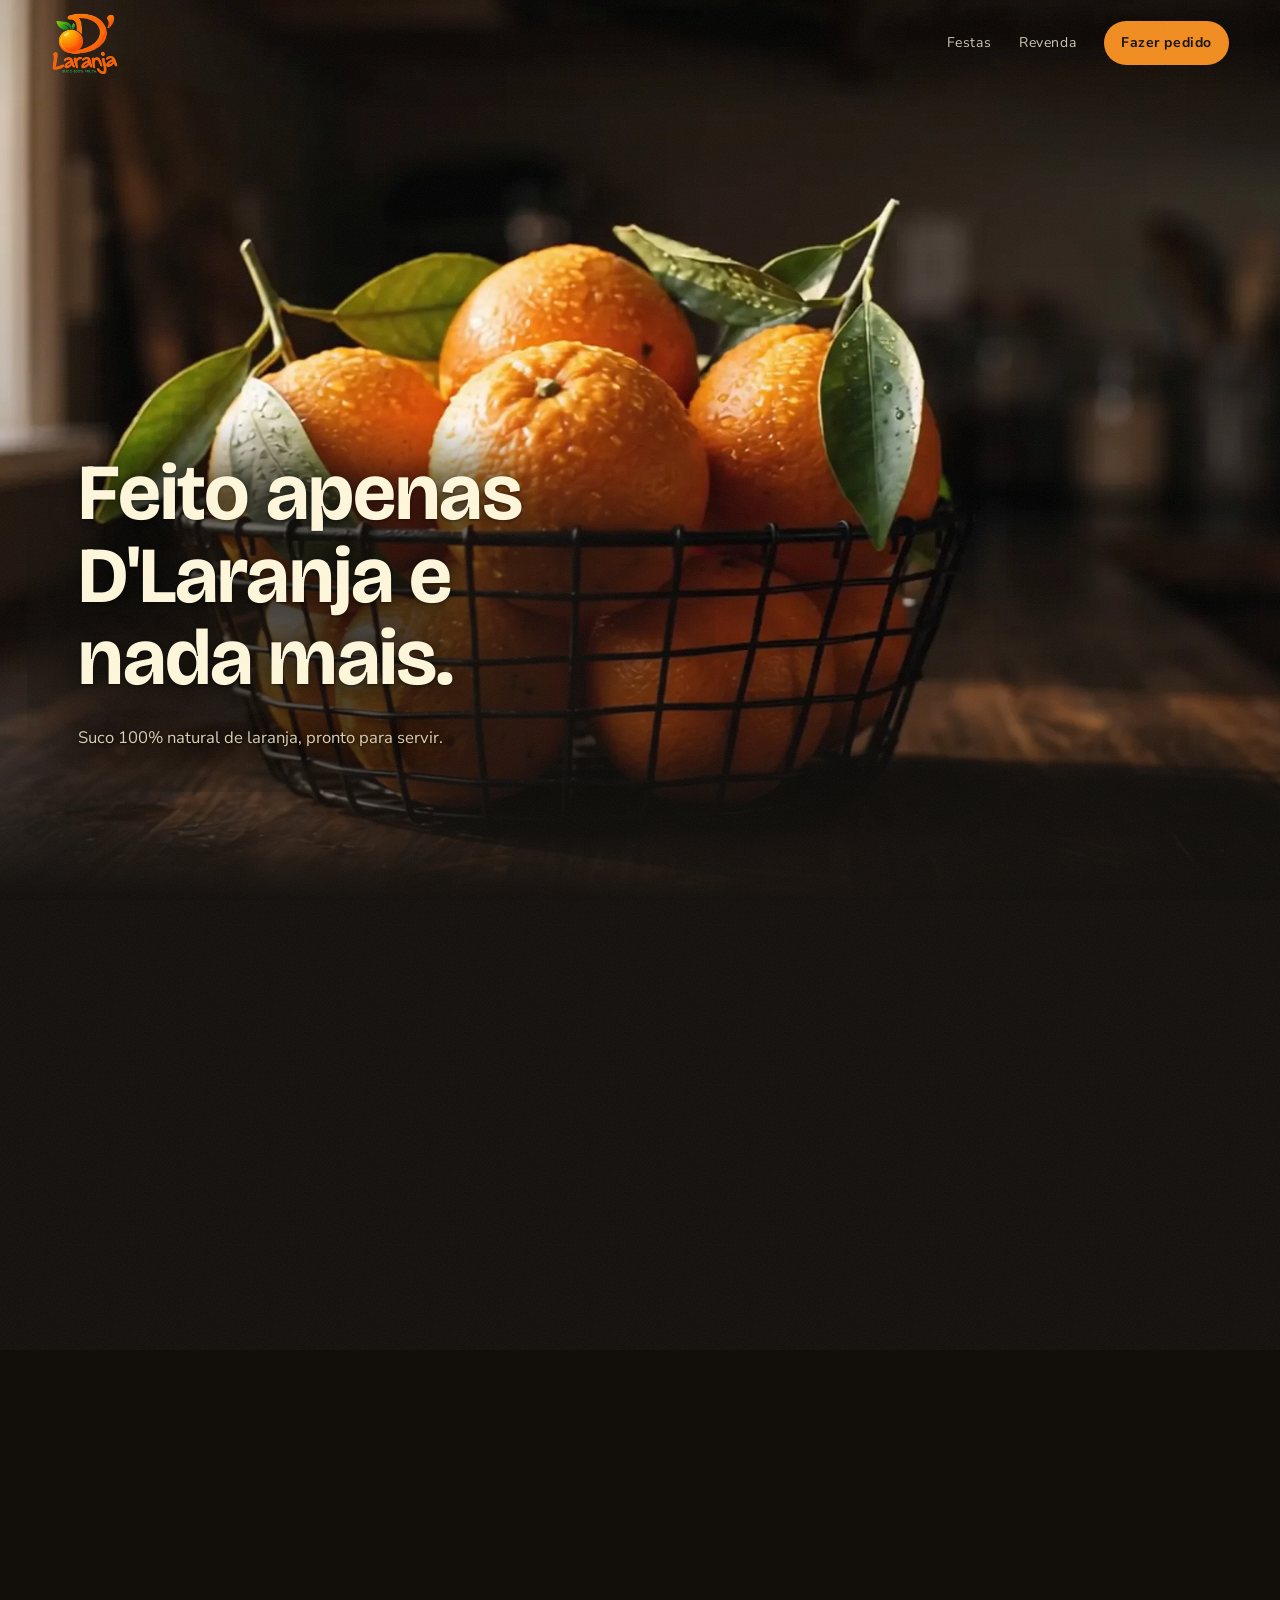
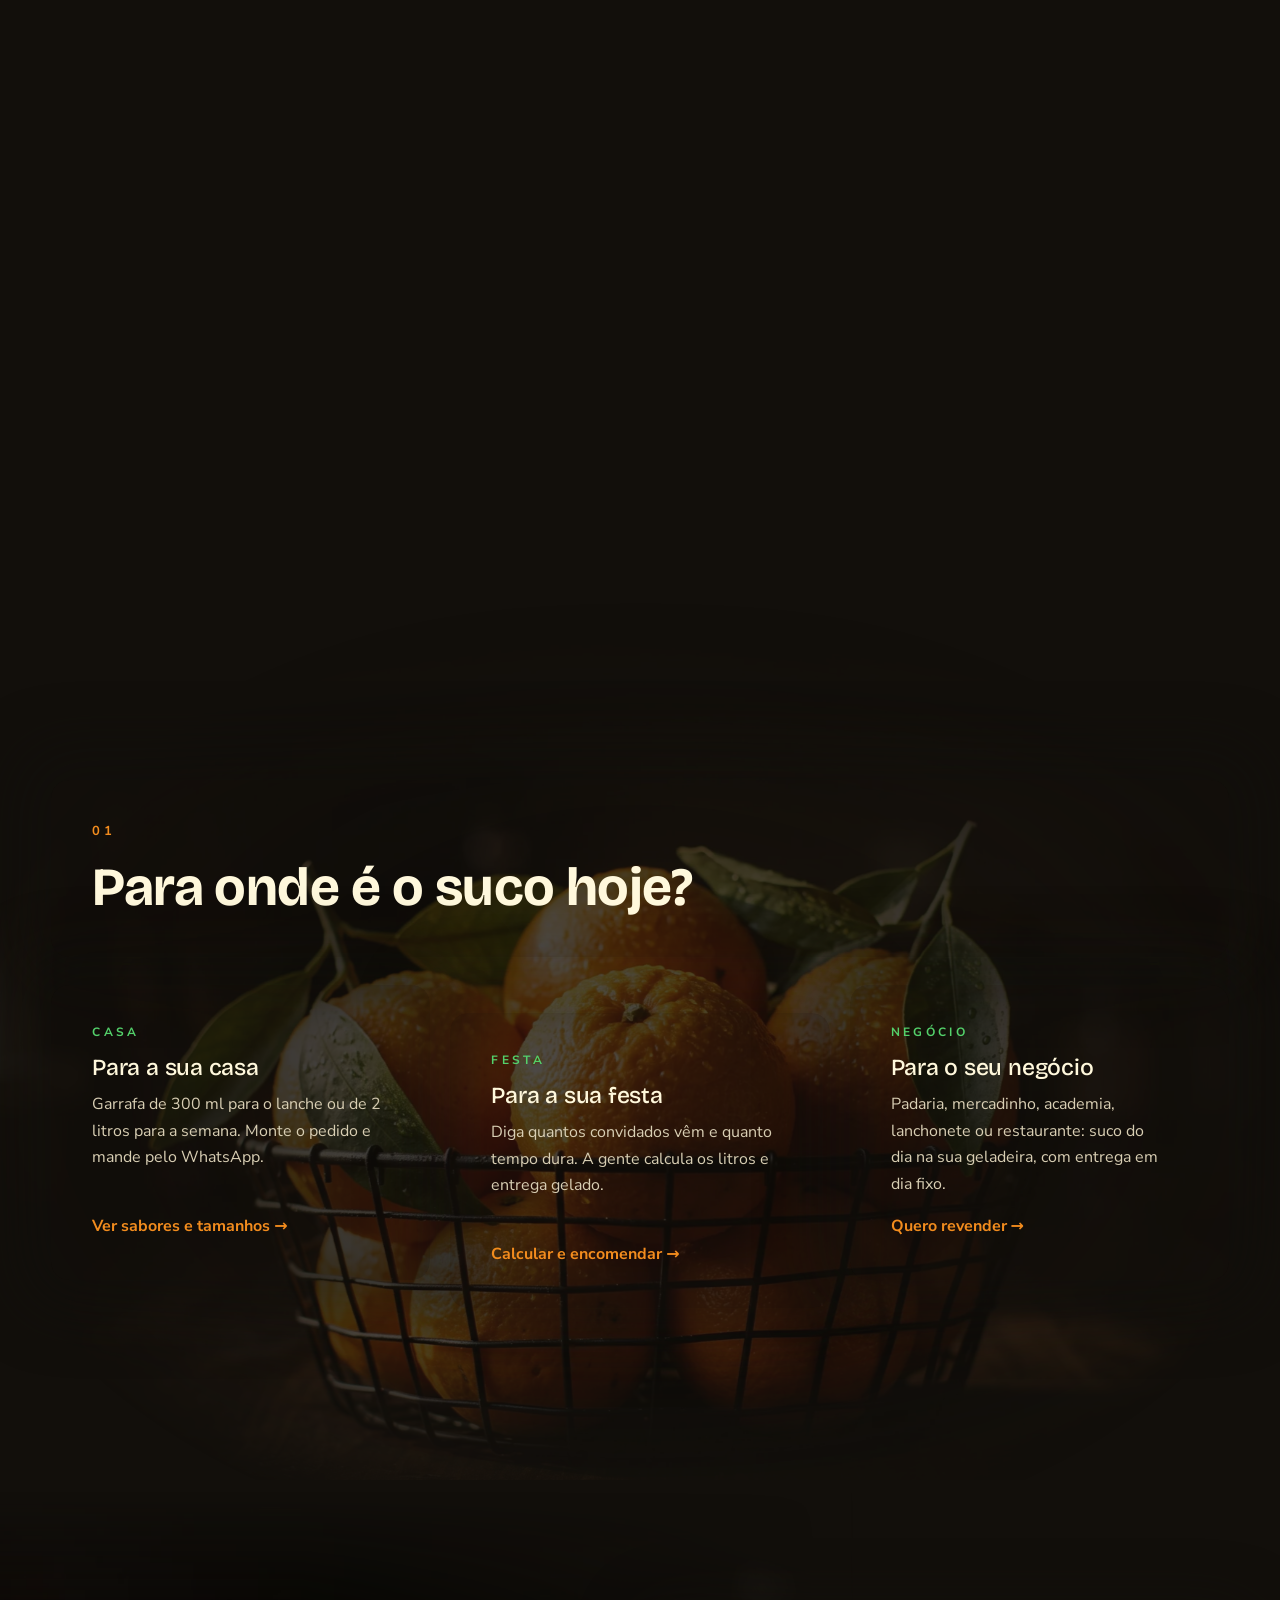
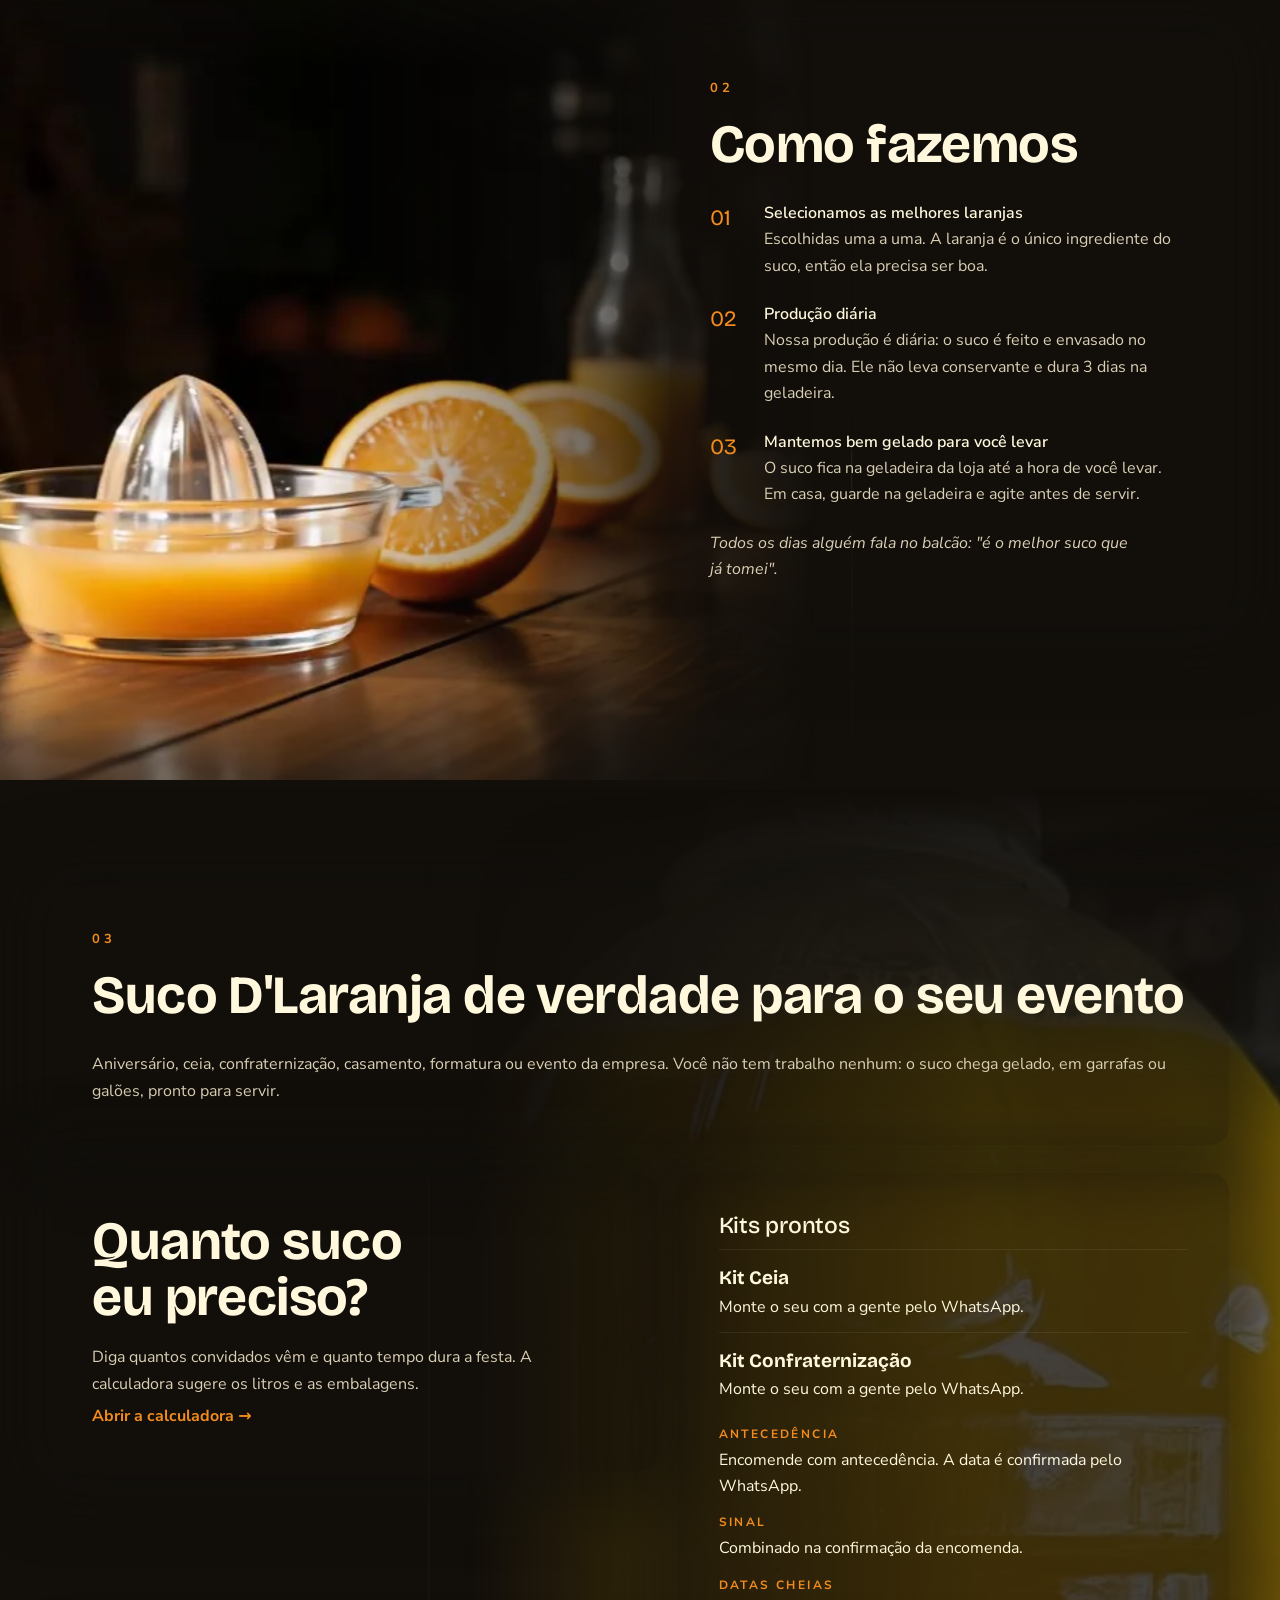
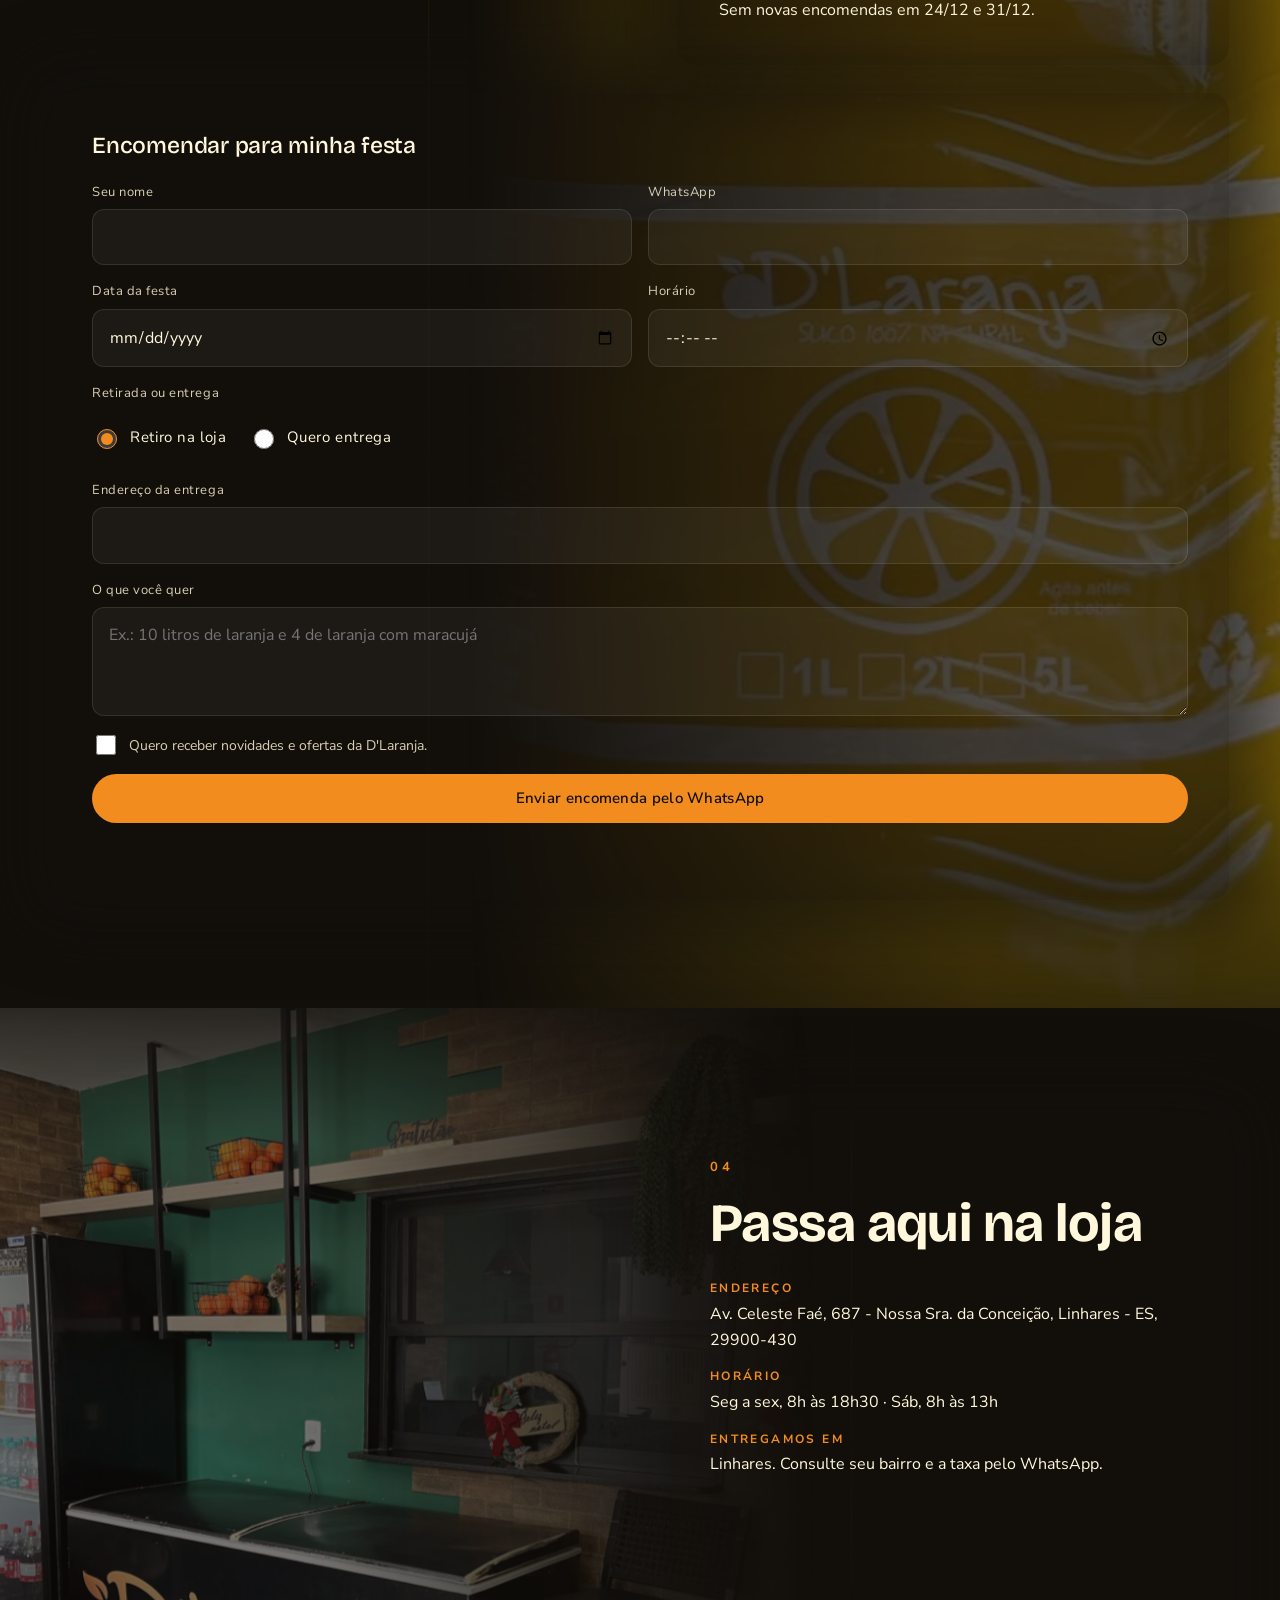
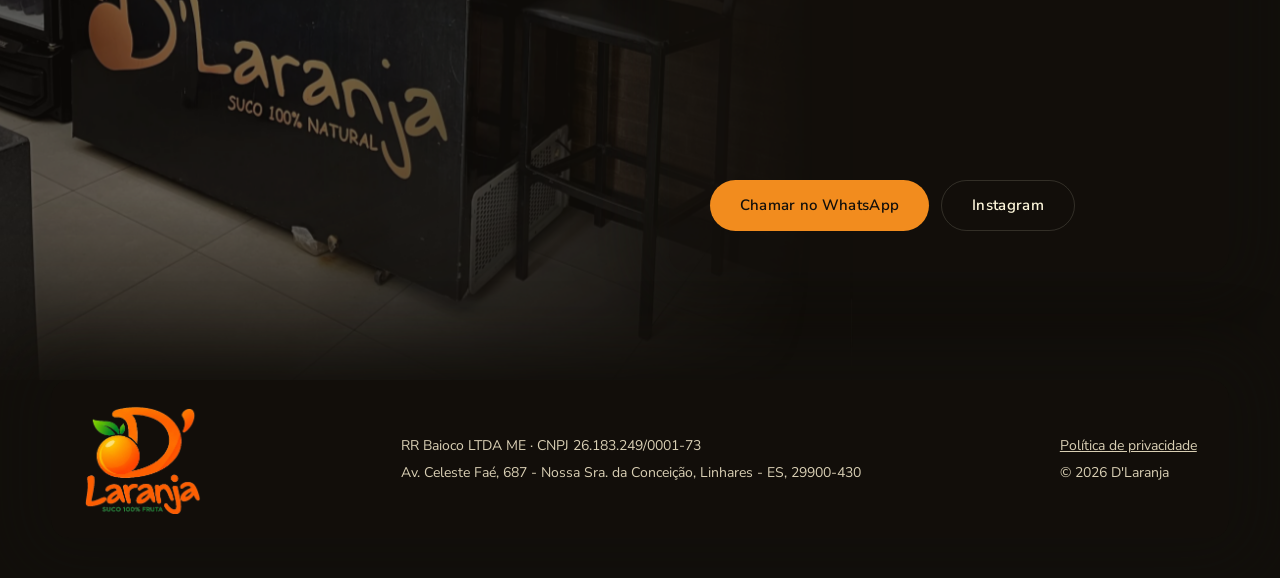
<file: index.html>
<!doctype html>
<html lang="pt-BR">
<head>
  <meta charset="utf-8">
  <meta name="viewport" content="width=device-width, initial-scale=1">
  <title>D'Laranja · Suco natural em Linhares, feito no dia</title>
  <meta name="description" content="Suco de laranja 100% natural em Linhares (ES), feito no dia e sem conservantes. Peça para casa, encomende para sua festa ou evento, ou revenda no seu comércio.">
  <meta property="og:title" content="D'Laranja · Suco 100% natural em Linhares">
  <meta property="og:description" content="Feito hoje, somente D'Laranja. Peça pelo WhatsApp.">
  <meta property="og:image" content="https://dlaranja.com/assets/img/cesta.webp">
  <meta property="og:url" content="https://dlaranja.com/">
  <meta property="og:type" content="website">
  <meta property="og:locale" content="pt_BR">
  <meta name="theme-color" content="#120F0B">
  <link rel="icon" type="image/png" href="favicon.png">
  <link rel="apple-touch-icon" href="assets/icone.png">
  <link rel="canonical" href="https://dlaranja.com/">
  <link rel="preconnect" href="https://fonts.googleapis.com">
  <link rel="preconnect" href="https://fonts.gstatic.com" crossorigin>
  <link href="https://fonts.googleapis.com/css2?family=Bricolage+Grotesque:opsz,wght@12..96,400;12..96,600;12..96,700&family=Nunito+Sans:opsz,wght@6..12,400;6..12,600;6..12,700&display=swap" rel="stylesheet">
  <link rel="preload" as="image" href="assets/frames/desktop/f_0001.webp">
  <link rel="stylesheet" href="estilo.css">
</head>
<body>

<a class="pular" href="#caminhos">Pular para o conteúdo</a>

<header class="topo">
  <a href="#inicio" class="marca" aria-label="D'Laranja, início">
    <img src="assets/logo-vertical.png" alt="D'Laranja · Suco 100% fruta" class="marca-logo" width="980" height="900">
  </a>
  <a class="topo-cta" href="pedido.html">Fazer pedido</a>
  <button type="button" class="menu-botao" aria-expanded="false" aria-controls="menu-principal">Menu</button>
  <nav class="menu" id="menu-principal" aria-label="Seções">
    <a href="#festas">Festas</a>
    <a href="revenda.html">Revenda</a>
    <a href="pedido.html" class="menu-cta">Fazer pedido</a>
  </nav>
</header>

<main>

  <!-- ABERTURA -->
  <section id="inicio" class="cine" style="--altura: 420vh" aria-label="Abertura">
    <div class="cine-palco">
      <canvas class="cine-canvas" aria-hidden="true"></canvas>
      <div class="cine-vinheta"></div>

      <div class="momento" data-de="0" data-ate="0.3">
        <div class="painel painel--vidro">
          <h1 class="titulo-abertura">Feito apenas D'Laranja e nada mais.</h1>
          <p class="apoio">Suco 100% natural de laranja, pronto para servir.</p>
        </div>
      </div>
      <div class="momento momento--direita" data-de="0.36" data-ate="0.66">
        <div class="painel painel--vidro">
          <p class="destaque">Da laranja para a sua mesa, no mesmo dia.</p>
        </div>
      </div>
      <div class="momento momento--centro" data-de="0.72" data-ate="1">
        <div class="painel painel--vidro">
          <p class="destaque">Feito hoje, somente D'Laranja.</p>
          <a href="pedido.html" class="botao">Fazer pedido</a>
        </div>
      </div>

      <div class="cine-dica" aria-hidden="true"><span></span>role</div>
    </div>
  </section>

  <!-- FAIXA DE CAMPANHA (texto em config.js) -->
  <aside class="campanha" data-campanha hidden>
    <div class="painel campanha-painel">
      <p data-campanha-texto></p>
      <a class="botao botao--pequeno" data-campanha-link></a>
    </div>
  </aside>

  <!-- 01 · CAMINHOS -->
  <section id="caminhos" class="secao secao--larga">
    <img class="arte arte--fundo" src="assets/img/cesta.webp" alt="" loading="lazy">
    <div class="painel painel--cabecalho revelar">
      <span class="rotulo">01</span>
      <h2>Para onde é o suco hoje?</h2>
    </div>
    <div class="caminhos">
      <a class="painel caminho revelar" href="pedido.html" data-whats="Olá, D'Laranja! Quero fazer um pedido para casa.">
        <span class="caminho-num">Casa</span>
        <h3>Para a sua casa</h3>
        <p>Garrafa de 300 ml para o lanche ou de 2 litros para a semana. Monte o pedido e mande pelo WhatsApp.</p>
        <span class="seta">Ver sabores e tamanhos</span>
      </a>
      <a class="painel caminho revelar" href="#festas">
        <span class="caminho-num">Festa</span>
        <h3>Para a sua festa</h3>
        <p>Diga quantos convidados vêm e quanto tempo dura. A gente calcula os litros e entrega gelado.</p>
        <span class="seta">Calcular e encomendar</span>
      </a>
      <a class="painel caminho revelar" href="revenda.html">
        <span class="caminho-num">Negócio</span>
        <h3>Para o seu negócio</h3>
        <p>Padaria, mercadinho, academia, lanchonete ou restaurante: suco do dia na sua geladeira, com entrega em dia fixo.</p>
        <span class="seta">Quero revender</span>
      </a>
    </div>
  </section>

  <!-- 02 · COMO FAZEMOS -->
  <section id="como-fazemos" class="secao">
    <img class="arte arte--esquerda" src="assets/img/processo.webp" alt="" loading="lazy">
    <div class="secao-grade secao-grade--direita">
      <div class="painel revelar">
        <span class="rotulo">02</span>
        <h2>Como fazemos</h2>
        <ol class="passos">
          <li><strong>Selecionamos as melhores laranjas</strong><span>Escolhidas uma a uma. A laranja é o único ingrediente do suco, então ela precisa ser boa.</span></li>
          <li><strong>Produção diária</strong><span>Nossa produção é diária: o suco é feito e envasado no mesmo dia. Ele não leva conservante e dura 3 dias na geladeira.</span></li>
          <li><strong>Mantemos bem gelado para você levar</strong><span>O suco fica na geladeira da loja até a hora de você levar. Em casa, guarde na geladeira e agite antes de servir.</span></li>
        </ol>
        <p class="fala">Todos os dias alguém fala no balcão: "é o melhor suco que já tomei".</p>
      </div>
    </div>
  </section>

  <!-- 03 · FESTAS -->
  <section id="festas" class="secao secao--larga">
    <img class="arte arte--direita arte--foto" src="assets/img/galao-laranja.webp" alt="" loading="lazy">
    <div class="painel painel--cabecalho revelar">
      <span class="rotulo">03</span>
      <h2>Suco D'Laranja de verdade para o seu evento</h2>
      <p>Aniversário, ceia, confraternização, casamento, formatura ou evento da empresa. Você não tem trabalho nenhum: o suco chega gelado, em garrafas ou galões, pronto para servir.</p>
    </div>

    <div class="festa-grade">
      <a class="painel revelar calc-chamada" href="calculadora.html">
        <h3>Quanto suco eu preciso?</h3>
        <p>Diga quantos convidados vêm e quanto tempo dura a festa. A calculadora sugere os litros e as embalagens.</p>
        <span class="seta">Abrir a calculadora</span>
      </a>

      <div class="painel revelar kits">
        <h3>Kits prontos</h3>
        <ul class="kits-lista" data-kits></ul>
        <dl class="regras">
          <div><dt>Antecedência</dt><dd data-prazo></dd></div>
          <div><dt>Sinal</dt><dd data-sinal></dd></div>
          <div><dt>Datas cheias</dt><dd data-bloqueadas></dd></div>
        </dl>
      </div>
    </div>

    <div class="painel painel--form revelar">
      <h3>Encomendar para minha festa</h3>
      <form class="form" data-form="festa" novalidate>
        <div class="campo"><label for="fe-nome">Seu nome</label><input id="fe-nome" name="nome" autocomplete="name" required></div>
        <div class="campo"><label for="fe-tel">WhatsApp</label><input id="fe-tel" name="telefone" type="tel" autocomplete="tel" inputmode="tel" required></div>
        <div class="campo"><label for="fe-data">Data da festa</label><input id="fe-data" name="data" type="date" required></div>
        <div class="campo"><label for="fe-hora">Horário</label><input id="fe-hora" name="horario" type="time"></div>
        <div class="campo campo--inteiro">
          <span class="rotulo-campo">Retirada ou entrega</span>
          <div class="opcoes">
            <label><input type="radio" name="recebimento" value="Retirada na loja" checked> Retiro na loja</label>
            <label><input type="radio" name="recebimento" value="Entrega"> Quero entrega</label>
          </div>
        </div>
        <div class="campo campo--inteiro"><label for="fe-end">Endereço da entrega</label><input id="fe-end" name="endereco" autocomplete="street-address"></div>
        <div class="campo campo--inteiro"><label for="fe-itens">O que você quer</label><textarea id="fe-itens" name="itens" rows="3" placeholder="Ex.: 10 litros de laranja e 4 de laranja com maracujá"></textarea></div>
        <label class="consentimento campo--inteiro"><input type="checkbox" name="ofertas" value="sim"> Quero receber novidades e ofertas da D'Laranja.</label>
        <input type="text" name="_honey" class="pote" tabindex="-1" autocomplete="off" aria-hidden="true">
        <button type="submit" class="botao campo--inteiro">Enviar encomenda pelo WhatsApp</button>
        <p class="form-status campo--inteiro" role="status" aria-live="polite"></p>
      </form>
    </div>
  </section>

  <!-- 04 · ONDE ESTAMOS -->
  <section id="contato" class="secao">
    <img class="arte arte--esquerda arte--foto" src="assets/img/loja.webp" alt="" loading="lazy">
    <div class="secao-grade secao-grade--direita">
      <div class="painel revelar">
        <span class="rotulo">04</span>
        <h2>Passa aqui na loja</h2>
        <dl class="regras">
          <div><dt>Endereço</dt><dd data-endereco></dd></div>
          <div><dt>Horário</dt><dd data-horario></dd></div>
          <div><dt>Entregamos em</dt><dd data-area></dd></div>
        </dl>
        <div class="mapa" data-mapa></div>
        <div class="contatos">
          <a class="botao" data-whats="Olá, D'Laranja! Quero fazer um pedido.">Chamar no WhatsApp</a>
          <a class="botao botao--linha" data-instagram hidden>Instagram</a>
        </div>
      </div>
    </div>
  </section>

</main>

<footer class="rodape">
  <div class="painel rodape-painel">
    <img src="assets/logo-vertical.png" alt="D'Laranja · Suco 100% fruta" class="rodape-logo" width="980" height="900" loading="lazy">
    <div class="rodape-dados">
      <span data-razao></span>
      <span data-rodape-endereco></span>
    </div>
    <div class="rodape-links">
      <a href="privacidade.html">Política de privacidade</a>
      <span>© <span data-ano></span> D'Laranja</span>
    </div>
  </div>
</footer>

<a class="whats" target="_blank" rel="noopener" aria-label="Conversar no WhatsApp">
  <svg viewBox="0 0 32 32" aria-hidden="true"><path fill="currentColor" d="M16 3C9 3 3.3 8.6 3.3 15.6c0 2.4.7 4.7 1.9 6.7L3 29l6.9-2.1c1.9 1 4 1.6 6.1 1.6 7 0 12.7-5.6 12.7-12.6S23 3 16 3Zm0 23.1c-1.9 0-3.8-.5-5.4-1.5l-.4-.2-4.1 1.2 1.3-4-.3-.4a10.4 10.4 0 0 1-1.6-5.6C5.5 9.8 10.200 5.2 16 5.2s10.5 4.6 10.5 10.4S21.8 26.1 16 26.1Zm5.8-7.8c-.3-.2-1.9-.9-2.2-1-.3-.1-.5-.2-.7.2-.2.3-.8 1-1 1.2-.2.2-.4.2-.7.1-.3-.2-1.3-.5-2.5-1.6-.9-.8-1.600-1.8-1.7-2.1-.2-.3 0-.5.1-.6l.5-.6.3-.5c.1-.2 0-.4 0-.6l-1-2.4c-.3-.6-.5-.5-.7-.5h-.6c-.2 0-.6.1-.9.4-.3.3-1.2 1.1-1.2 2.8s1.2 3.2 1.4 3.400c.2.2 2.4 3.6 5.7 5 .8.4 1.4.6 1.9.7.8.3 1.6.2 2.2.1.7-.1 1.9-.8 2.2-1.5.3-.7.3-1.4.2-1.5-.1-.2-.3-.3-.6-.4Z"/></svg>
</a>

<script src="config.js"></script>
<script src="app.js"></script>
</body>
</html>
</file>
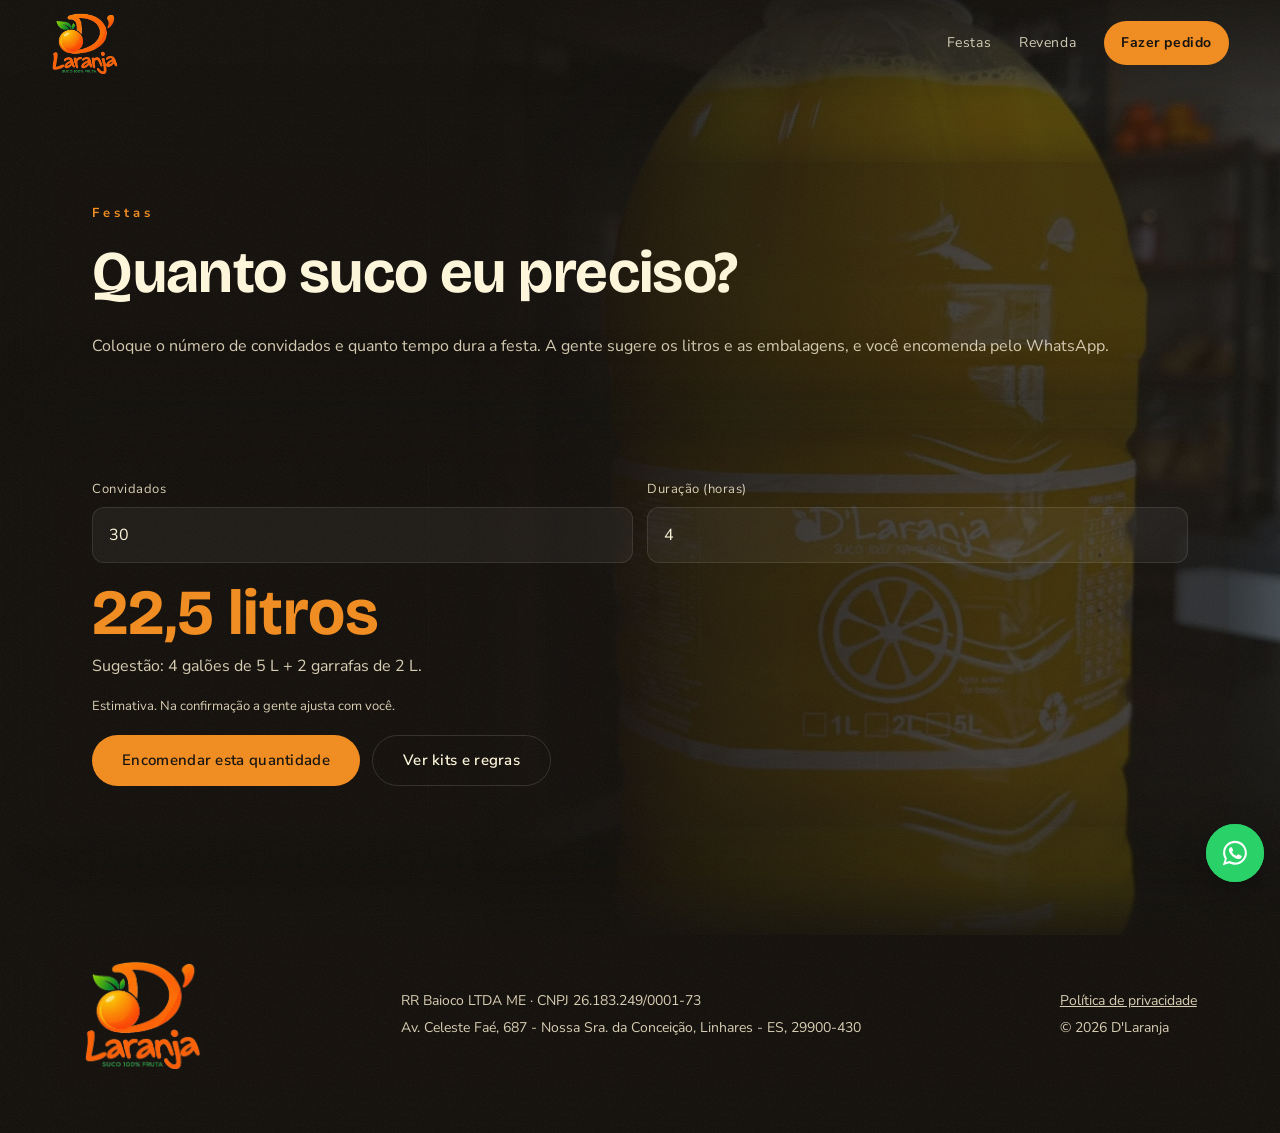
<file: calculadora.html>
<!doctype html>
<html lang="pt-BR">
<head>
  <meta charset="utf-8">
  <meta name="viewport" content="width=device-width, initial-scale=1">
  <title>Calculadora de suco para festa · D'Laranja</title>
  <meta name="description" content="Calcule quantos litros de suco natural você precisa para a sua festa em Linhares, pelo número de convidados e a duração.">
  <meta property="og:title" content="D'Laranja · Suco 100% natural em Linhares">
  <meta property="og:description" content="Feito hoje, somente D'Laranja. Peça pelo WhatsApp.">
  <meta property="og:image" content="https://dlaranja.com/assets/img/cesta.webp">
  <meta property="og:url" content="https://dlaranja.com/calculadora.html">
  <meta property="og:type" content="website">
  <meta property="og:locale" content="pt_BR">
  <meta name="theme-color" content="#120F0B">
  <link rel="icon" type="image/png" href="favicon.png">
  <link rel="apple-touch-icon" href="assets/icone.png">
  <link rel="canonical" href="https://dlaranja.com/calculadora.html">
  <link rel="preconnect" href="https://fonts.googleapis.com">
  <link rel="preconnect" href="https://fonts.gstatic.com" crossorigin>
  <link href="https://fonts.googleapis.com/css2?family=Bricolage+Grotesque:opsz,wght@12..96,400;12..96,600;12..96,700&family=Nunito+Sans:opsz,wght@6..12,400;6..12,600;6..12,700&display=swap" rel="stylesheet">
  <link rel="stylesheet" href="estilo.css">
</head>
<body class="pagina-calc">

<header class="topo">
  <a href="index.html" class="marca" aria-label="D'Laranja, início">
    <img src="assets/logo-vertical.png" alt="D'Laranja · Suco 100% fruta" class="marca-logo" width="980" height="900">
  </a>
  <a class="topo-cta" href="pedido.html">Fazer pedido</a>
  <button type="button" class="menu-botao" aria-expanded="false" aria-controls="menu-principal">Menu</button>
  <nav class="menu" id="menu-principal" aria-label="Seções">
    <a href="index.html#festas">Festas</a>
    <a href="revenda.html">Revenda</a>
    <a href="pedido.html" class="menu-cta">Fazer pedido</a>
  </nav>
</header>

<main>
  <section id="festas" class="secao secao--larga secao--calc">
    <img class="arte arte--direita arte--foto" src="assets/img/galao-laranja.webp" alt="" loading="lazy">
    <div class="painel painel--cabecalho revelar visto">
      <span class="rotulo">Festas</span>
      <h1 class="titulo-calc">Quanto suco eu preciso?</h1>
      <p>Coloque o número de convidados e quanto tempo dura a festa. A gente sugere os litros e as embalagens, e você encomenda pelo WhatsApp.</p>
    </div>
    <div class="painel revelar visto calculadora" data-calculadora>
      <div class="calc-campos">
        <div class="campo">
          <label for="c-convidados">Convidados</label>
          <input id="c-convidados" type="number" min="1" max="2000" value="30" inputmode="numeric">
        </div>
        <div class="campo">
          <label for="c-horas">Duração (horas)</label>
          <input id="c-horas" type="number" min="1" max="12" value="4" inputmode="numeric">
        </div>
      </div>
      <div class="calc-resultado" aria-live="polite">
        <p class="calc-litros"><span data-litros>0</span> litros</p>
        <p data-embalagens></p>
        <p class="calc-nota">Estimativa. Na confirmação a gente ajusta com você.</p>
      </div>
      <div class="contatos">
        <button type="button" class="botao" data-usar-calculo>Encomendar esta quantidade</button>
        <a class="botao botao--linha" href="index.html#festas">Ver kits e regras</a>
      </div>
    </div>
  </section>
</main>

<footer class="rodape">
  <div class="painel rodape-painel">
    <img src="assets/logo-vertical.png" alt="D'Laranja · Suco 100% fruta" class="rodape-logo" width="980" height="900" loading="lazy">
    <div class="rodape-dados">
      <span data-razao></span>
      <span data-rodape-endereco></span>
    </div>
    <div class="rodape-links">
      <a href="privacidade.html">Política de privacidade</a>
      <span>© <span data-ano></span> D'Laranja</span>
    </div>
  </div>
</footer>

<a class="whats" target="_blank" rel="noopener" aria-label="Conversar no WhatsApp">
  <svg viewBox="0 0 32 32" aria-hidden="true"><path fill="currentColor" d="M16 3C9 3 3.3 8.6 3.3 15.6c0 2.4.7 4.7 1.9 6.7L3 29l6.9-2.1c1.9 1 4 1.6 6.1 1.6 7 0 12.7-5.6 12.7-12.6S23 3 16 3Zm0 23.1c-1.9 0-3.8-.5-5.4-1.5l-.4-.2-4.1 1.2 1.3-4-.3-.4a10.4 10.4 0 0 1-1.6-5.6C5.5 9.8 10.200 5.2 16 5.2s10.5 4.6 10.5 10.4S21.8 26.1 16 26.1Zm5.8-7.8c-.3-.2-1.9-.9-2.2-1-.3-.1-.5-.2-.7.2-.2.3-.8 1-1 1.2-.2.2-.4.2-.7.1-.3-.2-1.3-.5-2.5-1.6-.9-.8-1.600-1.8-1.7-2.1-.2-.3 0-.5.1-.6l.5-.6.3-.5c.1-.2 0-.4 0-.6l-1-2.4c-.3-.6-.5-.5-.7-.5h-.6c-.2 0-.6.1-.9.4-.3.3-1.2 1.1-1.2 2.8s1.2 3.2 1.4 3.400c.2.2 2.4 3.6 5.7 5 .8.4 1.4.6 1.9.7.8.3 1.6.2 2.2.1.7-.1 1.9-.8 2.2-1.5.3-.7.3-1.4.2-1.5-.1-.2-.3-.3-.6-.4Z"/></svg>
</a>

<script src="config.js"></script>
<script src="app.js"></script>
</body>
</html>
</file>
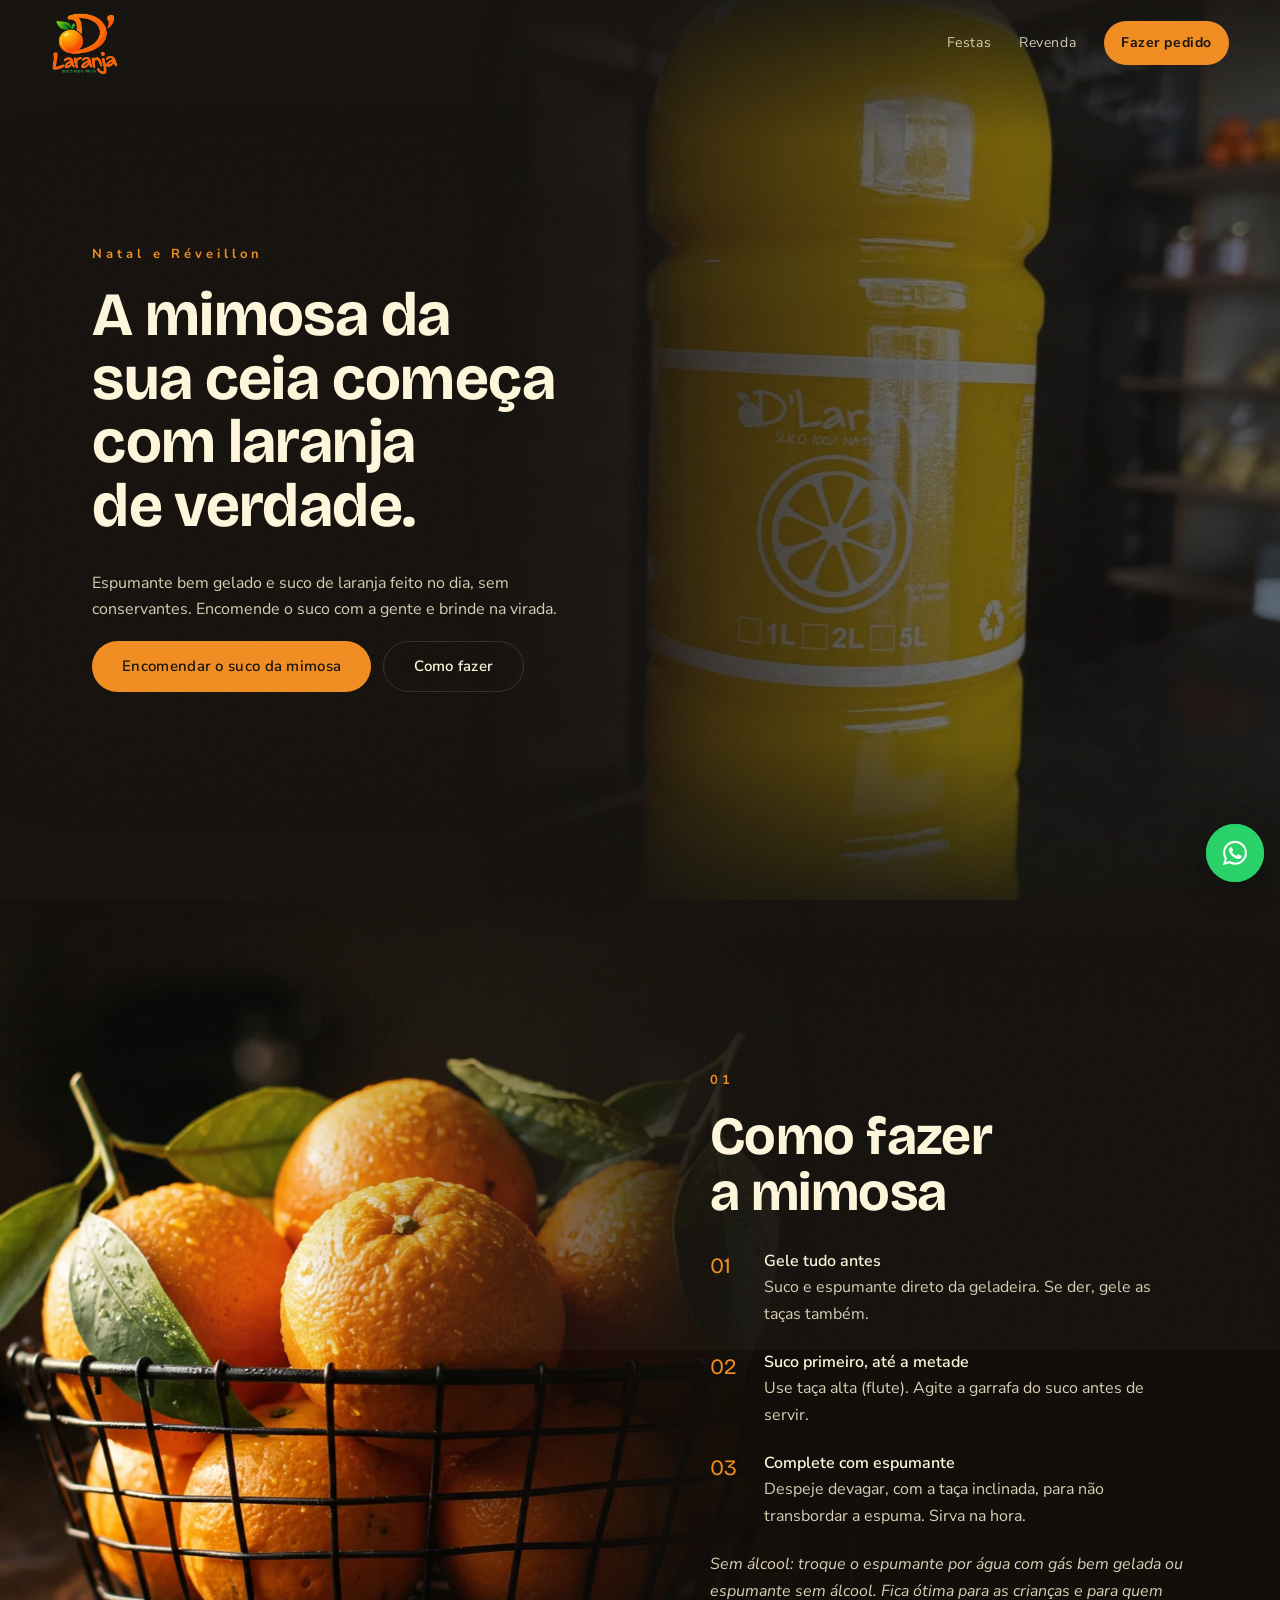
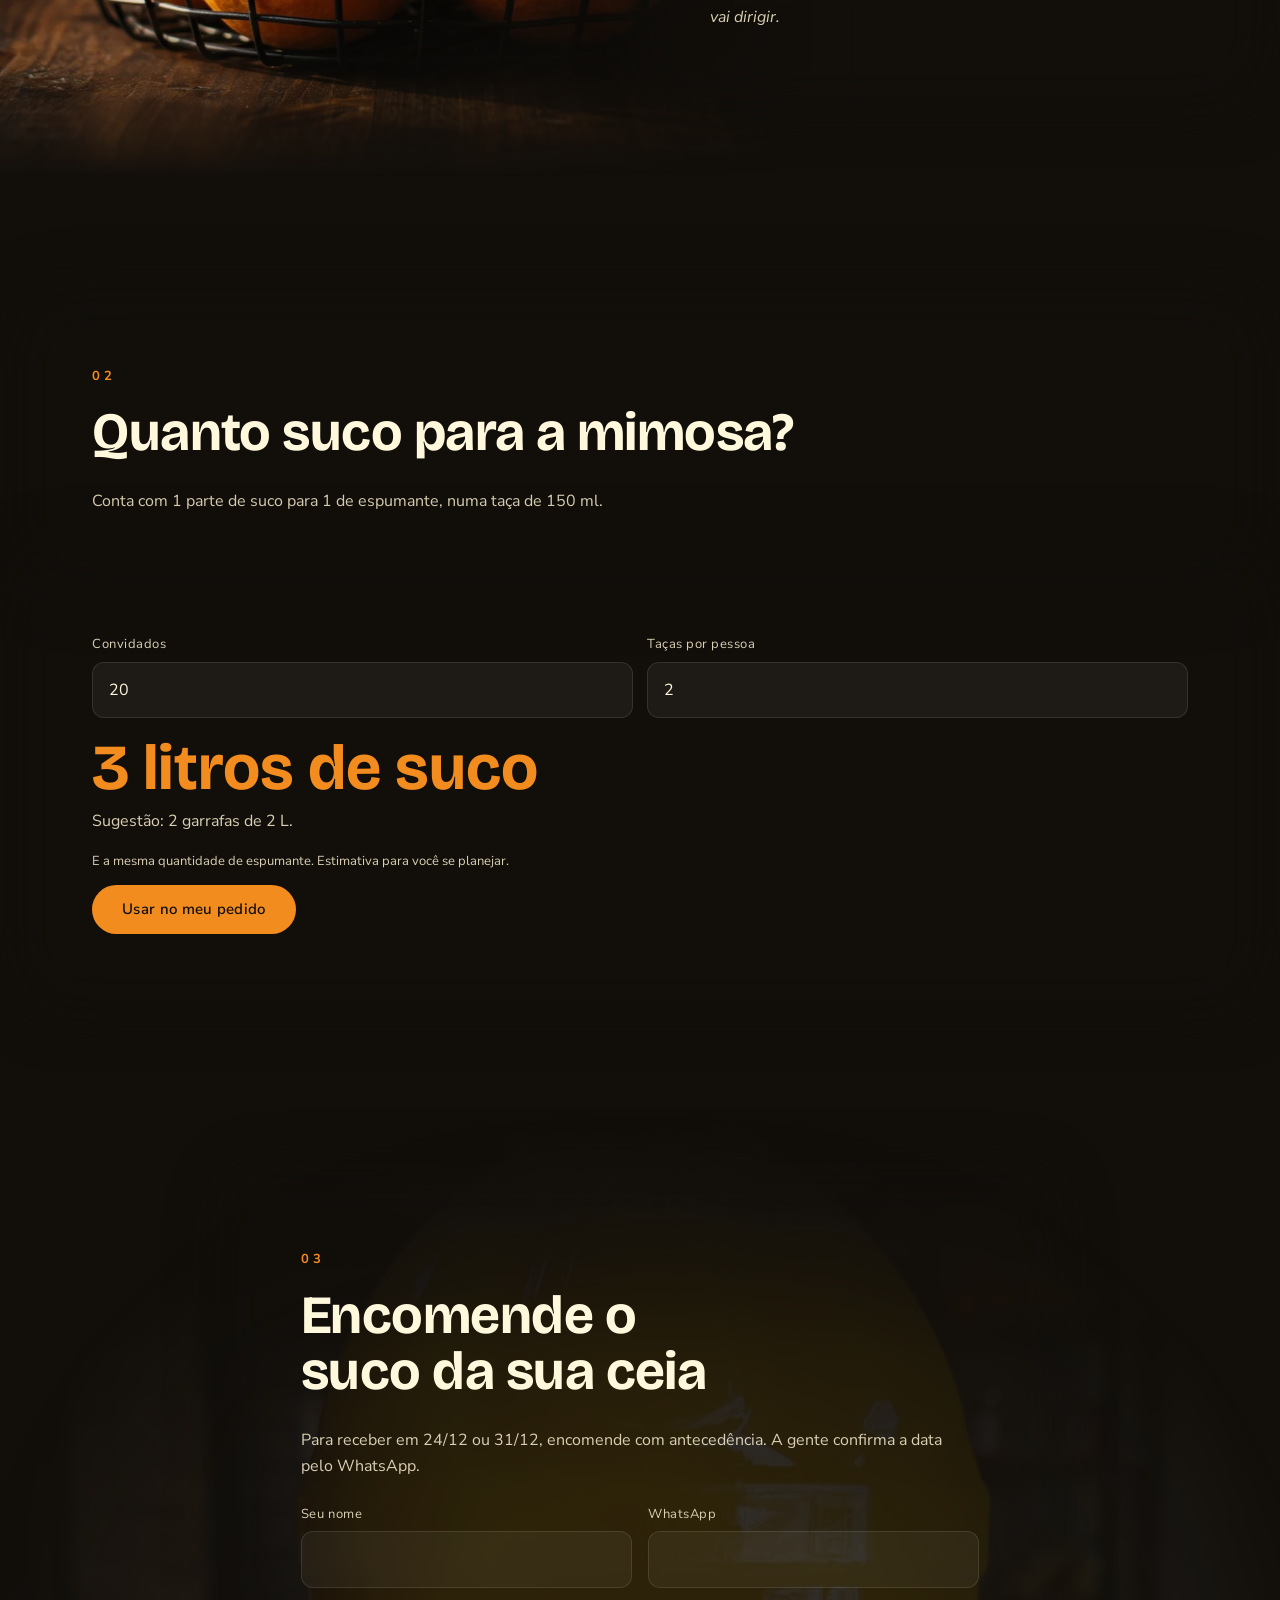
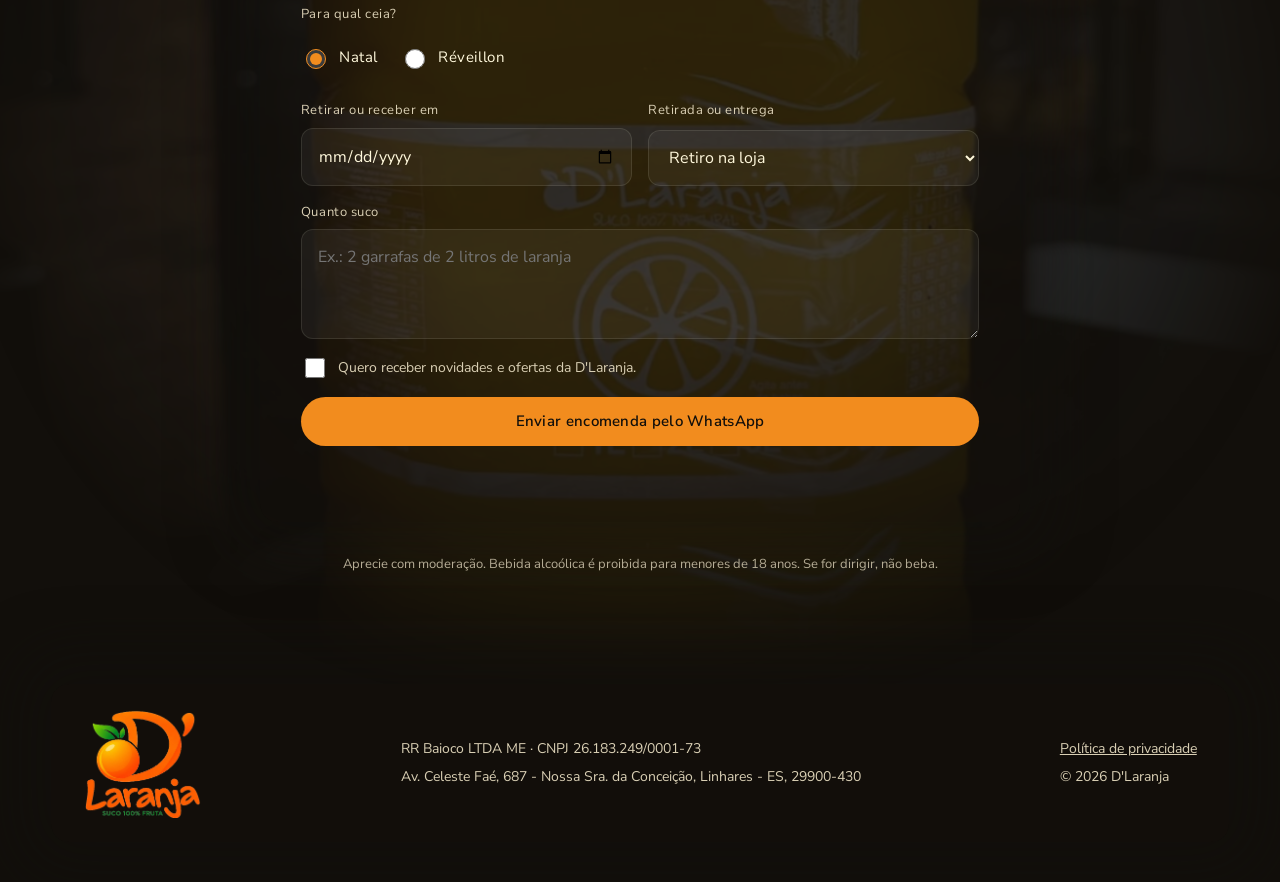
<file: mimosa.html>
<!doctype html>
<html lang="pt-BR">
<head>
  <meta charset="utf-8">
  <meta name="viewport" content="width=device-width, initial-scale=1">
  <title>Mimosa de Natal e Réveillon · D'Laranja</title>
  <meta name="description" content="Mimosa para a ceia de Natal e Réveillon em Linhares: espumante gelado e suco de laranja feito no dia, sem conservantes. Encomende o suco pelo WhatsApp.">
  <meta property="og:title" content="Mimosa de Natal e Réveillon · D'Laranja">
  <meta property="og:description" content="Espumante gelado + suco de laranja feito hoje. Encomende o suco da sua mimosa.">
  <meta property="og:image" content="https://dlaranja.com/assets/img/mimosa-garrafa.webp">
  <meta property="og:url" content="https://dlaranja.com/mimosa.html">
  <meta property="og:type" content="website">
  <meta property="og:locale" content="pt_BR">
  <meta name="theme-color" content="#120F0B">
  <link rel="icon" type="image/png" href="favicon.png">
  <link rel="apple-touch-icon" href="assets/icone.png">
  <link rel="canonical" href="https://dlaranja.com/mimosa.html">
  <link rel="preconnect" href="https://fonts.googleapis.com">
  <link rel="preconnect" href="https://fonts.gstatic.com" crossorigin>
  <link href="https://fonts.googleapis.com/css2?family=Bricolage+Grotesque:opsz,wght@12..96,400;12..96,600;12..96,700&family=Nunito+Sans:opsz,wght@6..12,400;6..12,600;6..12,700&display=swap" rel="stylesheet">
  <link rel="stylesheet" href="estilo.css">
</head>
<body class="pagina-mimosa">

<header class="topo">
  <a href="index.html" class="marca" aria-label="D'Laranja, início">
    <img src="assets/logo-vertical.png" alt="D'Laranja · Suco 100% fruta" class="marca-logo" width="980" height="900">
  </a>
  <a class="topo-cta" href="pedido.html">Fazer pedido</a>
  <button type="button" class="menu-botao" aria-expanded="false" aria-controls="menu-principal">Menu</button>
  <nav class="menu" id="menu-principal" aria-label="Seções">
    <a href="index.html#festas">Festas</a>
    <a href="revenda.html">Revenda</a>
    <a href="pedido.html" class="menu-cta">Fazer pedido</a>
  </nav>
</header>

<main>

  <!-- ABERTURA DA OFERTA -->
  <section id="mimosa" class="secao mimosa-topo">
    <img class="arte arte--direita arte--foto" src="assets/img/mimosa-garrafa.webp" alt="" fetchpriority="high">
    <div class="secao-grade">
      <div class="painel">
        <span class="rotulo">Natal e Réveillon</span>
        <h1 class="titulo-mimosa">A mimosa da sua ceia começa com laranja de verdade.</h1>
        <p>Espumante bem gelado e suco de laranja feito no dia, sem conservantes. Encomende o suco com a gente e brinde na virada.</p>
        <div class="contatos">
          <a class="botao" data-whats="Olá, D'Laranja! Quero encomendar suco de laranja para fazer mimosa na ceia.">Encomendar o suco da mimosa</a>
          <a class="botao botao--linha" href="#como-fazer">Como fazer</a>
        </div>
      </div>
    </div>
  </section>

  <!-- 01 · COMO FAZER -->
  <section id="como-fazer" class="secao">
    <img class="arte arte--esquerda" src="assets/img/cesta.webp" alt="" loading="lazy">
    <div class="secao-grade secao-grade--direita">
      <div class="painel revelar">
        <span class="rotulo">01</span>
        <h2>Como fazer a mimosa</h2>
        <ol class="passos">
          <li><strong>Gele tudo antes</strong><span>Suco e espumante direto da geladeira. Se der, gele as taças também.</span></li>
          <li><strong>Suco primeiro, até a metade</strong><span>Use taça alta (flute). Agite a garrafa do suco antes de servir.</span></li>
          <li><strong>Complete com espumante</strong><span>Despeje devagar, com a taça inclinada, para não transbordar a espuma. Sirva na hora.</span></li>
        </ol>
        <p class="fala">Sem álcool: troque o espumante por água com gás bem gelada ou espumante sem álcool. Fica ótima para as crianças e para quem vai dirigir.</p>
      </div>
    </div>
  </section>

  <!-- 02 · QUANTO ENCOMENDAR -->
  <section id="quanto" class="secao secao--larga">
    <div class="painel painel--cabecalho revelar">
      <span class="rotulo">02</span>
      <h2>Quanto suco para a mimosa?</h2>
      <p>Conta com 1 parte de suco para 1 de espumante, numa taça de 150 ml.</p>
    </div>
    <div class="painel revelar calculadora" data-calc-mimosa>
      <div class="calc-campos">
        <div class="campo">
          <label for="m-convidados">Convidados</label>
          <input id="m-convidados" type="number" min="1" max="2000" value="20" inputmode="numeric">
        </div>
        <div class="campo">
          <label for="m-tacas">Taças por pessoa</label>
          <input id="m-tacas" type="number" min="1" max="10" value="2" inputmode="numeric">
        </div>
      </div>
      <div class="calc-resultado" aria-live="polite">
        <p class="calc-litros"><span data-m-litros>0</span> litros de suco</p>
        <p data-m-embalagens></p>
        <p class="calc-nota">E a mesma quantidade de espumante. Estimativa para você se planejar.</p>
      </div>
      <button type="button" class="botao" data-m-usar>Usar no meu pedido</button>
    </div>
  </section>

  <!-- 03 · ENCOMENDA -->
  <section id="encomendar" class="secao secao--larga">
    <img class="arte arte--fundo arte--foto" src="assets/img/galao-laranja.webp" alt="" loading="lazy">
    <div class="painel painel--form revelar">
      <span class="rotulo">03</span>
      <h2>Encomende o suco da sua ceia</h2>
      <p data-mimosa-prazo></p>
      <form class="form" data-form="mimosa" novalidate>
        <div class="campo"><label for="mi-nome">Seu nome</label><input id="mi-nome" name="nome" autocomplete="name" required></div>
        <div class="campo"><label for="mi-tel">WhatsApp</label><input id="mi-tel" name="telefone" type="tel" autocomplete="tel" inputmode="tel" required></div>
        <div class="campo campo--inteiro">
          <span class="rotulo-campo">Para qual ceia?</span>
          <div class="opcoes">
            <label><input type="radio" name="ceia" value="Natal" checked> Natal</label>
            <label><input type="radio" name="ceia" value="Réveillon"> Réveillon</label>
          </div>
        </div>
        <div class="campo"><label for="mi-data">Retirar ou receber em</label><input id="mi-data" name="data" type="date" required></div>
        <div class="campo">
          <label for="mi-rec">Retirada ou entrega</label>
          <select id="mi-rec" name="recebimento"><option>Retiro na loja</option><option>Quero entrega</option></select>
        </div>
        <div class="campo campo--inteiro"><label for="mi-itens">Quanto suco</label><textarea id="mi-itens" name="itens" rows="3" placeholder="Ex.: 2 garrafas de 2 litros de laranja"></textarea></div>
        <label class="consentimento campo--inteiro"><input type="checkbox" name="ofertas" value="sim"> Quero receber novidades e ofertas da D'Laranja.</label>
        <input type="text" name="_honey" class="pote" tabindex="-1" autocomplete="off" aria-hidden="true">
        <button type="submit" class="botao campo--inteiro">Enviar encomenda pelo WhatsApp</button>
        <p class="form-status campo--inteiro" role="status" aria-live="polite"></p>
      </form>
    </div>
    <p class="aviso-alcool">Aprecie com moderação. Bebida alcoólica é proibida para menores de 18 anos. Se for dirigir, não beba.</p>
  </section>

</main>

<footer class="rodape">
  <div class="painel rodape-painel">
    <img src="assets/logo-vertical.png" alt="D'Laranja · Suco 100% fruta" class="rodape-logo" width="980" height="900" loading="lazy">
    <div class="rodape-dados">
      <span data-razao></span>
      <span data-rodape-endereco></span>
    </div>
    <div class="rodape-links">
      <a href="privacidade.html">Política de privacidade</a>
      <span>© <span data-ano></span> D'Laranja</span>
    </div>
  </div>
</footer>

<a class="whats" target="_blank" rel="noopener" aria-label="Conversar no WhatsApp">
  <svg viewBox="0 0 32 32" aria-hidden="true"><path fill="currentColor" d="M16 3C9 3 3.3 8.6 3.3 15.6c0 2.4.7 4.7 1.9 6.7L3 29l6.9-2.1c1.9 1 4 1.6 6.1 1.6 7 0 12.7-5.6 12.7-12.6S23 3 16 3Zm0 23.1c-1.9 0-3.8-.5-5.4-1.5l-.4-.2-4.1 1.2 1.3-4-.3-.4a10.4 10.4 0 0 1-1.6-5.6C5.5 9.8 10.200 5.2 16 5.2s10.5 4.6 10.5 10.4S21.8 26.1 16 26.1Zm5.8-7.8c-.3-.2-1.9-.9-2.2-1-.3-.1-.5-.2-.7.2-.2.3-.8 1-1 1.2-.2.2-.4.2-.7.1-.3-.2-1.3-.5-2.5-1.6-.9-.8-1.600-1.8-1.7-2.1-.2-.3 0-.5.1-.6l.5-.6.3-.5c.1-.2 0-.4 0-.6l-1-2.4c-.3-.6-.5-.5-.7-.5h-.6c-.2 0-.6.1-.9.4-.3.3-1.2 1.1-1.2 2.8s1.2 3.2 1.4 3.400c.2.2 2.4 3.6 5.7 5 .8.4 1.4.6 1.9.7.8.3 1.6.2 2.2.1.7-.1 1.9-.8 2.2-1.5.3-.7.3-1.4.2-1.5-.1-.2-.3-.3-.6-.4Z"/></svg>
</a>

<script src="config.js"></script>
<script src="app.js"></script>
</body>
</html>
</file>
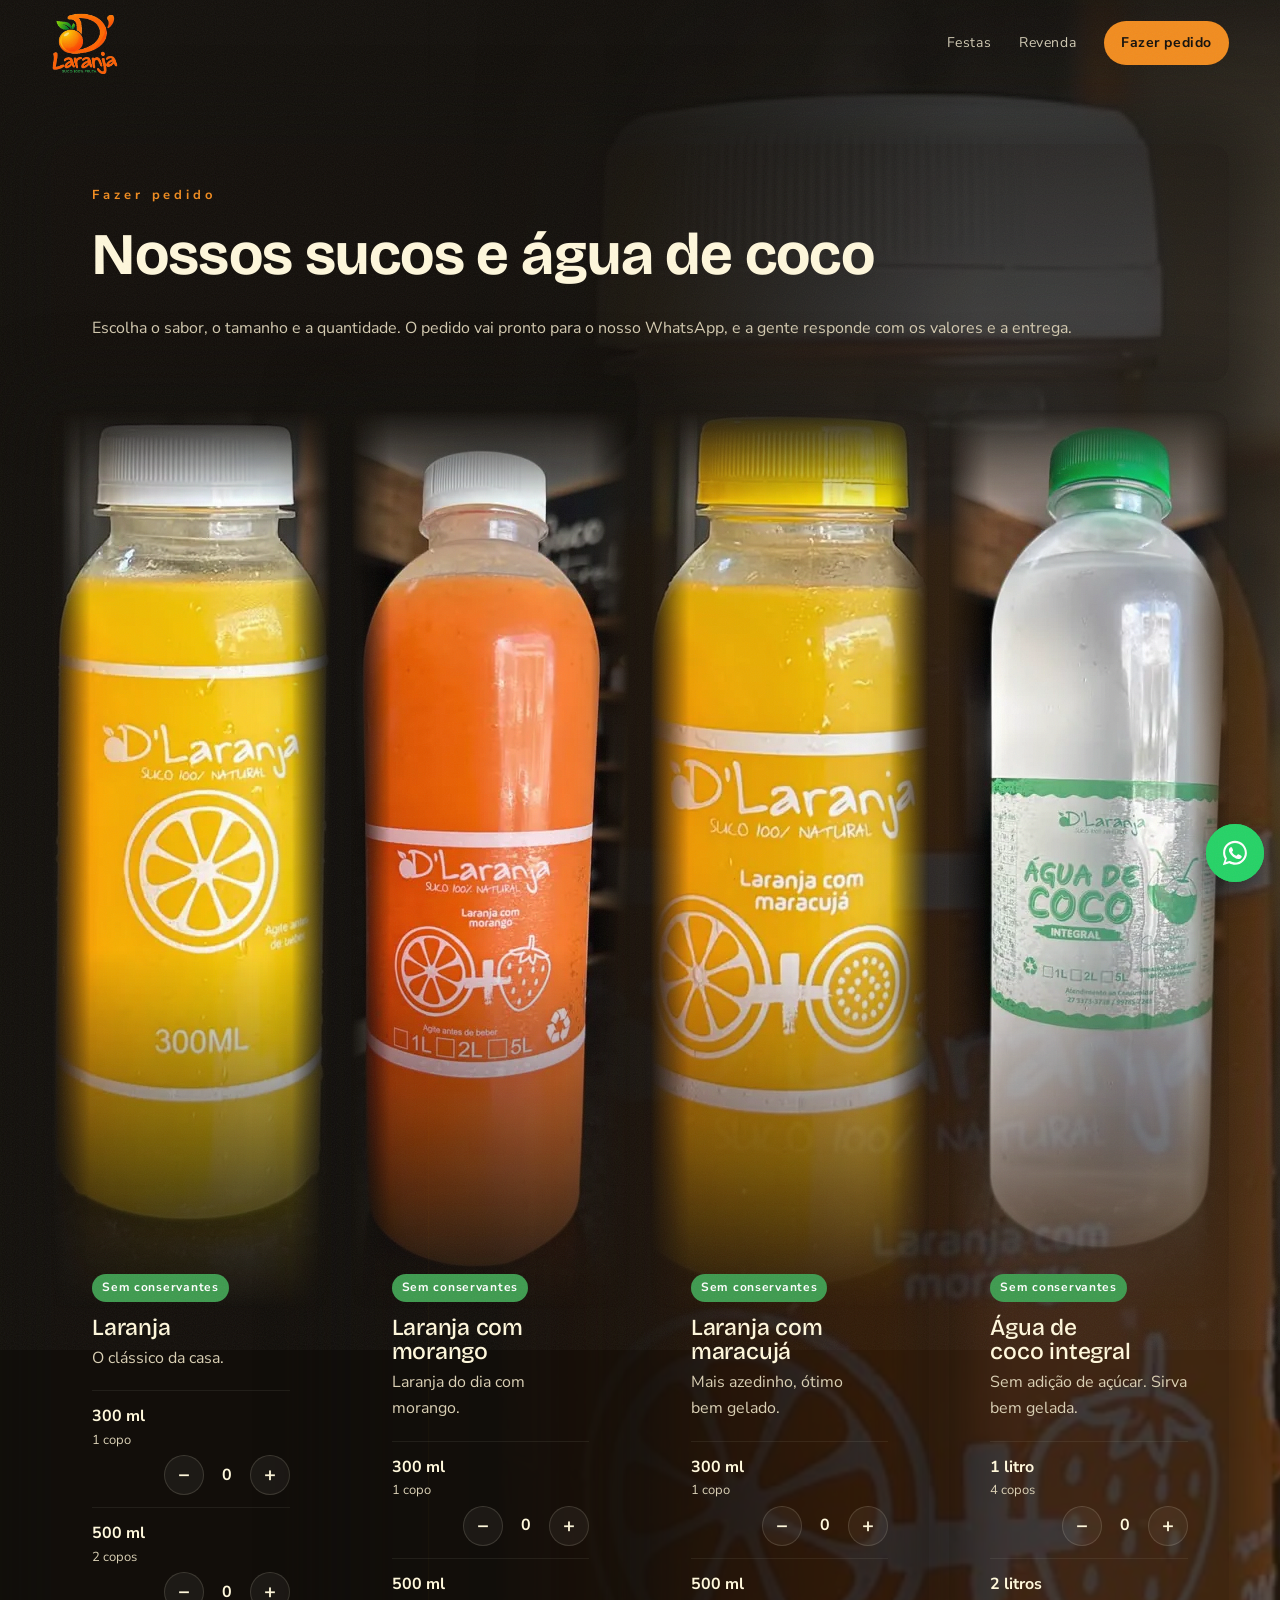
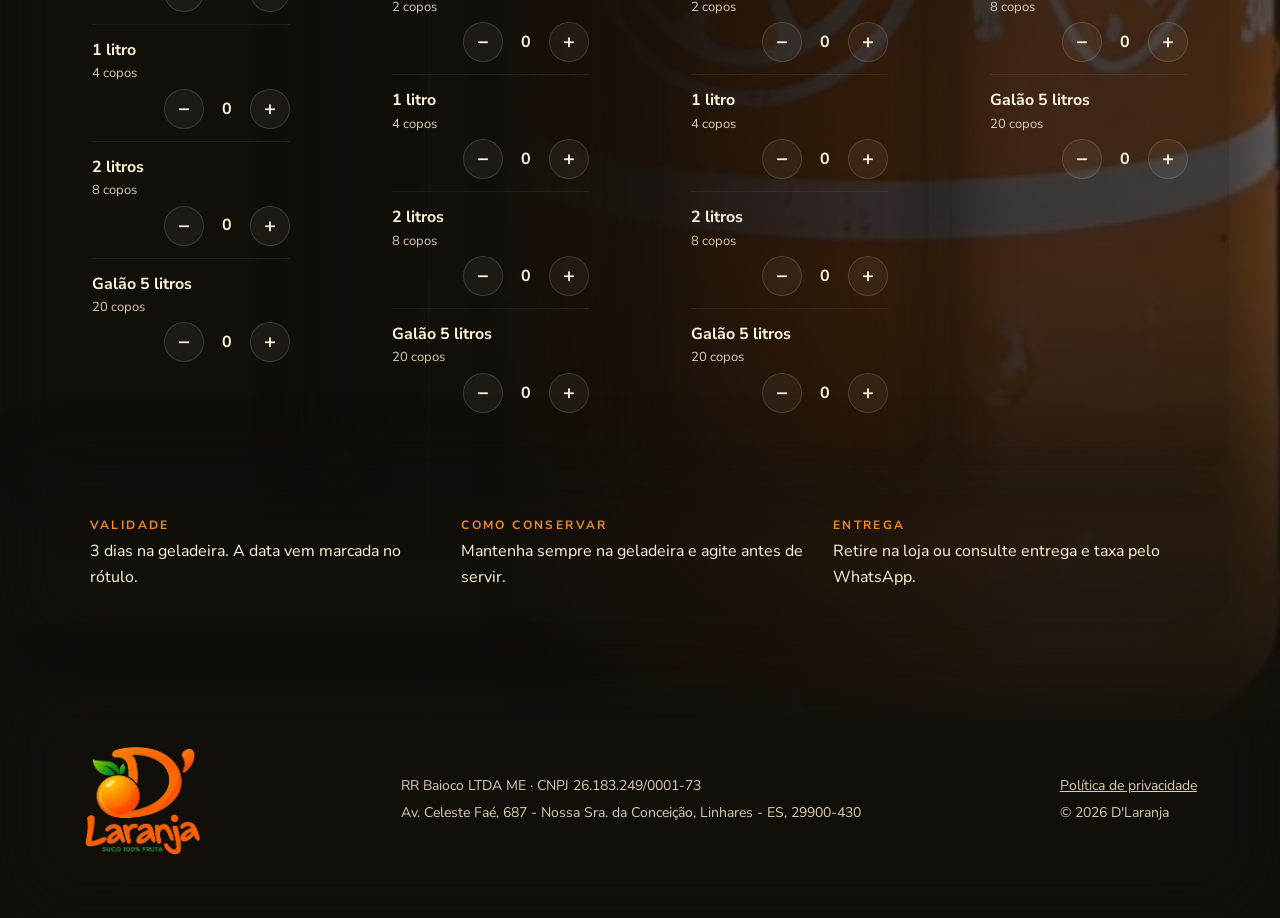
<file: pedido.html>
<!doctype html>
<html lang="pt-BR">
<head>
  <meta charset="utf-8">
  <meta name="viewport" content="width=device-width, initial-scale=1">
  <title>Fazer pedido · Sucos e água de coco · D'Laranja</title>
  <meta name="description" content="Peça suco de laranja, laranja com morango, laranja com maracujá e água de coco D'Laranja em Linhares: 300 ml, 500 ml, 1 L, 2 L e 5 L. O pedido vai pronto para o WhatsApp.">
  <meta property="og:title" content="Fazer pedido · D'Laranja">
  <meta property="og:description" content="Monte seu pedido e mande pelo WhatsApp. Feito hoje, somente D'Laranja.">
  <meta property="og:image" content="https://dlaranja.com/assets/img/trio.webp">
  <meta property="og:url" content="https://dlaranja.com/pedido.html">
  <meta property="og:type" content="website">
  <meta property="og:locale" content="pt_BR">
  <meta name="theme-color" content="#120F0B">
  <link rel="icon" type="image/png" href="favicon.png">
  <link rel="apple-touch-icon" href="assets/icone.png">
  <link rel="canonical" href="https://dlaranja.com/pedido.html">
  <link rel="preconnect" href="https://fonts.googleapis.com">
  <link rel="preconnect" href="https://fonts.gstatic.com" crossorigin>
  <link href="https://fonts.googleapis.com/css2?family=Bricolage+Grotesque:opsz,wght@12..96,400;12..96,600;12..96,700&family=Nunito+Sans:opsz,wght@6..12,400;6..12,600;6..12,700&display=swap" rel="stylesheet">
  <link rel="stylesheet" href="estilo.css">
</head>
<body class="pagina-pedido">

<header class="topo">
  <a href="index.html" class="marca" aria-label="D'Laranja, início">
    <img src="assets/logo-vertical.png" alt="D'Laranja · Suco 100% fruta" class="marca-logo" width="980" height="900">
  </a>
  <a class="topo-cta" href="pedido.html">Fazer pedido</a>
  <button type="button" class="menu-botao" aria-expanded="false" aria-controls="menu-principal">Menu</button>
  <nav class="menu" id="menu-principal" aria-label="Seções">
    <a href="index.html#festas">Festas</a>
    <a href="revenda.html">Revenda</a>
    <a href="pedido.html" class="menu-cta">Fazer pedido</a>
  </nav>
</header>

<main>

  <!-- CARDÁPIO + CARRINHO -->
  <section id="sucos" class="secao secao--larga secao--cardapio secao--pagina">
    <img class="arte arte--direita arte--foto" src="assets/img/trio.webp" alt="" loading="lazy">
    <div class="painel painel--cabecalho revelar">
      <span class="rotulo">Fazer pedido</span>
      <h1 class="titulo-calc">Nossos sucos e água de coco</h1>
      <p>Escolha o sabor, o tamanho e a quantidade. O pedido vai pronto para o nosso WhatsApp, e a gente responde com os valores e a entrega.</p>
    </div>
    <div class="cardapio" data-cardapio></div>
    <div class="painel info-pratica revelar">
      <dl>
        <div><dt>Validade</dt><dd data-validade></dd></div>
        <div><dt>Como conservar</dt><dd data-conservar></dd></div>
        <div><dt>Entrega</dt><dd data-entrega></dd></div>
      </dl>
    </div>
  </section>

</main>

<!-- Carrinho (barra fixa) -->
<div class="carrinho" data-carrinho hidden>
  <div class="carrinho-resumo">
    <strong data-carrinho-qtd></strong>
    <span data-carrinho-total></span>
  </div>
  <div class="carrinho-acoes">
    <button type="button" class="carrinho-limpar" data-carrinho-limpar>Limpar</button>
    <button type="button" class="botao" data-carrinho-enviar>Enviar pedido</button>
  </div>
</div>

<footer class="rodape">
  <div class="painel rodape-painel">
    <img src="assets/logo-vertical.png" alt="D'Laranja · Suco 100% fruta" class="rodape-logo" width="980" height="900" loading="lazy">
    <div class="rodape-dados">
      <span data-razao></span>
      <span data-rodape-endereco></span>
    </div>
    <div class="rodape-links">
      <a href="privacidade.html">Política de privacidade</a>
      <span>© <span data-ano></span> D'Laranja</span>
    </div>
  </div>
</footer>

<a class="whats" target="_blank" rel="noopener" aria-label="Conversar no WhatsApp">
  <svg viewBox="0 0 32 32" aria-hidden="true"><path fill="currentColor" d="M16 3C9 3 3.3 8.6 3.3 15.6c0 2.4.7 4.7 1.9 6.7L3 29l6.9-2.1c1.9 1 4 1.6 6.1 1.6 7 0 12.7-5.6 12.7-12.6S23 3 16 3Zm0 23.1c-1.9 0-3.8-.5-5.4-1.5l-.4-.2-4.1 1.2 1.3-4-.3-.4a10.4 10.4 0 0 1-1.6-5.6C5.5 9.8 10.200 5.2 16 5.2s10.5 4.6 10.5 10.4S21.8 26.1 16 26.1Zm5.8-7.8c-.3-.2-1.9-.9-2.2-1-.3-.1-.5-.2-.7.2-.2.3-.8 1-1 1.2-.2.2-.4.2-.7.1-.3-.2-1.3-.5-2.5-1.6-.9-.8-1.600-1.8-1.7-2.1-.2-.3 0-.5.1-.6l.5-.6.3-.5c.1-.2 0-.4 0-.6l-1-2.4c-.3-.6-.5-.5-.7-.5h-.6c-.2 0-.6.1-.9.4-.3.3-1.2 1.1-1.2 2.8s1.2 3.2 1.4 3.400c.2.2 2.4 3.6 5.7 5 .8.4 1.4.6 1.9.7.8.3 1.6.2 2.2.1.7-.1 1.9-.8 2.2-1.5.3-.7.3-1.4.2-1.5-.1-.2-.3-.3-.6-.4Z"/></svg>
</a>

<script src="config.js"></script>
<script src="app.js"></script>
</body>
</html>
</file>
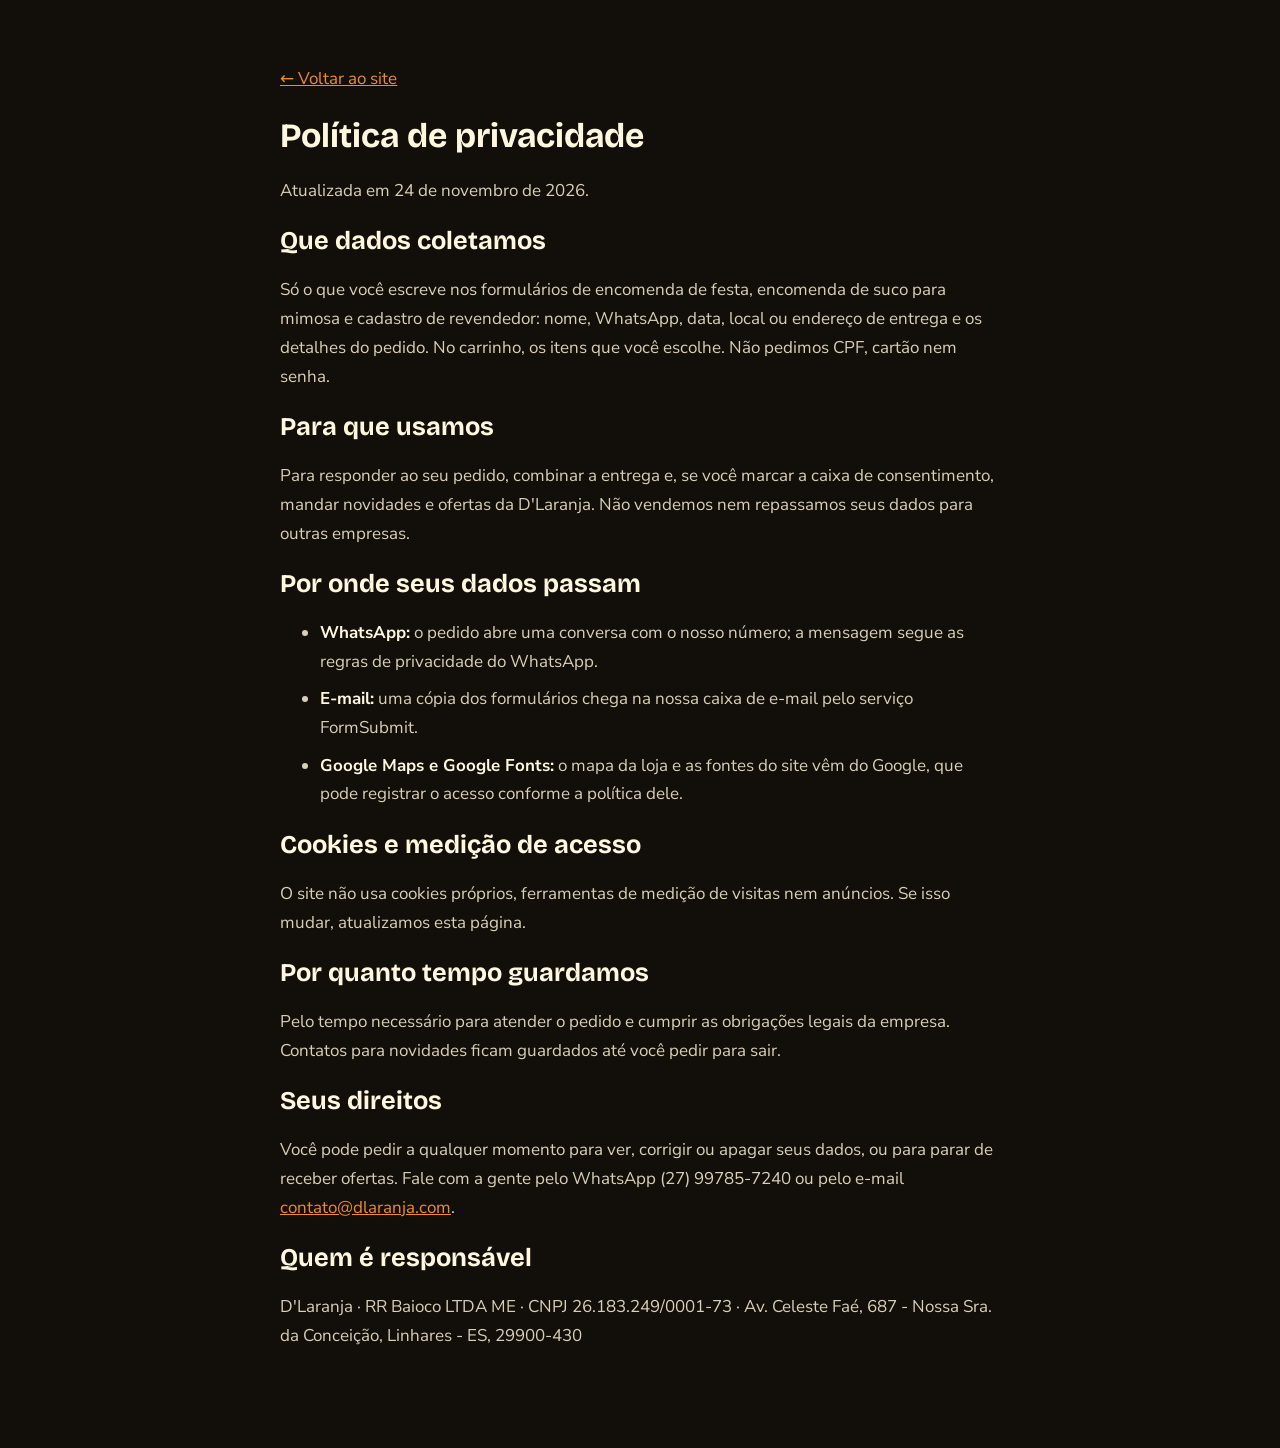
<file: privacidade.html>
<!doctype html>
<html lang="pt-BR">
<head>
  <meta charset="utf-8">
  <meta name="viewport" content="width=device-width, initial-scale=1">
  <title>Política de privacidade · D'Laranja</title>
  <meta name="robots" content="noindex">
  <link rel="icon" type="image/png" href="favicon.png">
  <link href="https://fonts.googleapis.com/css2?family=Bricolage+Grotesque:opsz,wght@12..96,700&family=Nunito+Sans:opsz,wght@6..12,400;6..12,700&display=swap" rel="stylesheet">
  <style>
    body { margin: 0; background: #120F0B; color: #FFF8DC; font: 17px/1.7 "Nunito Sans", system-ui, sans-serif; }
    main { max-width: 720px; margin: 0 auto; padding: 48px 16px 80px; }
    h1, h2 { font-family: "Bricolage Grotesque", system-ui, sans-serif; line-height: 1.1; }
    a { color: #F28C1E; }
    .aviso { border: 1px dashed #FFD08A; border-radius: 10px; padding: 12px 16px; color: #FFD08A; }
    p, li { color: #D9CFB4; }
    li { margin-bottom: .5em; }
    strong { color: #FFF8DC; }
  </style>
</head>
<body>
<main>
  <p><a href="index.html">← Voltar ao site</a></p>
  <h1>Política de privacidade</h1>
  <p>Atualizada em 24 de novembro de 2026.</p>

  <h2>Que dados coletamos</h2>
  <p>Só o que você escreve nos formulários de encomenda de festa, encomenda de suco para mimosa e cadastro de revendedor: nome, WhatsApp, data, local ou endereço de entrega e os detalhes do pedido. No carrinho, os itens que você escolhe. Não pedimos CPF, cartão nem senha.</p>

  <h2>Para que usamos</h2>
  <p>Para responder ao seu pedido, combinar a entrega e, se você marcar a caixa de consentimento, mandar novidades e ofertas da D'Laranja. Não vendemos nem repassamos seus dados para outras empresas.</p>

  <h2>Por onde seus dados passam</h2>
  <ul>
    <li><strong>WhatsApp:</strong> o pedido abre uma conversa com o nosso número; a mensagem segue as regras de privacidade do WhatsApp.</li>
    <li><strong>E-mail:</strong> uma cópia dos formulários chega na nossa caixa de e-mail pelo serviço FormSubmit.</li>
    <li><strong>Google Maps e Google Fonts:</strong> o mapa da loja e as fontes do site vêm do Google, que pode registrar o acesso conforme a política dele.</li>
  </ul>

  <h2>Cookies e medição de acesso</h2>
  <p>O site não usa cookies próprios, ferramentas de medição de visitas nem anúncios. Se isso mudar, atualizamos esta página.</p>

  <h2>Por quanto tempo guardamos</h2>
  <p>Pelo tempo necessário para atender o pedido e cumprir as obrigações legais da empresa. Contatos para novidades ficam guardados até você pedir para sair.</p>

  <h2>Seus direitos</h2>
  <p>Você pode pedir a qualquer momento para ver, corrigir ou apagar seus dados, ou para parar de receber ofertas. Fale com a gente pelo WhatsApp (27) 99785-7240 ou pelo e-mail <a href="mailto:contato@dlaranja.com">contato@dlaranja.com</a>.</p>

  <h2>Quem é responsável</h2>
  <p>D'Laranja · RR Baioco LTDA ME · CNPJ 26.183.249/0001-73 · Av. Celeste Faé, 687 - Nossa Sra. da Conceição, Linhares - ES, 29900-430</p>
</main>
</body>
</html>
</file>
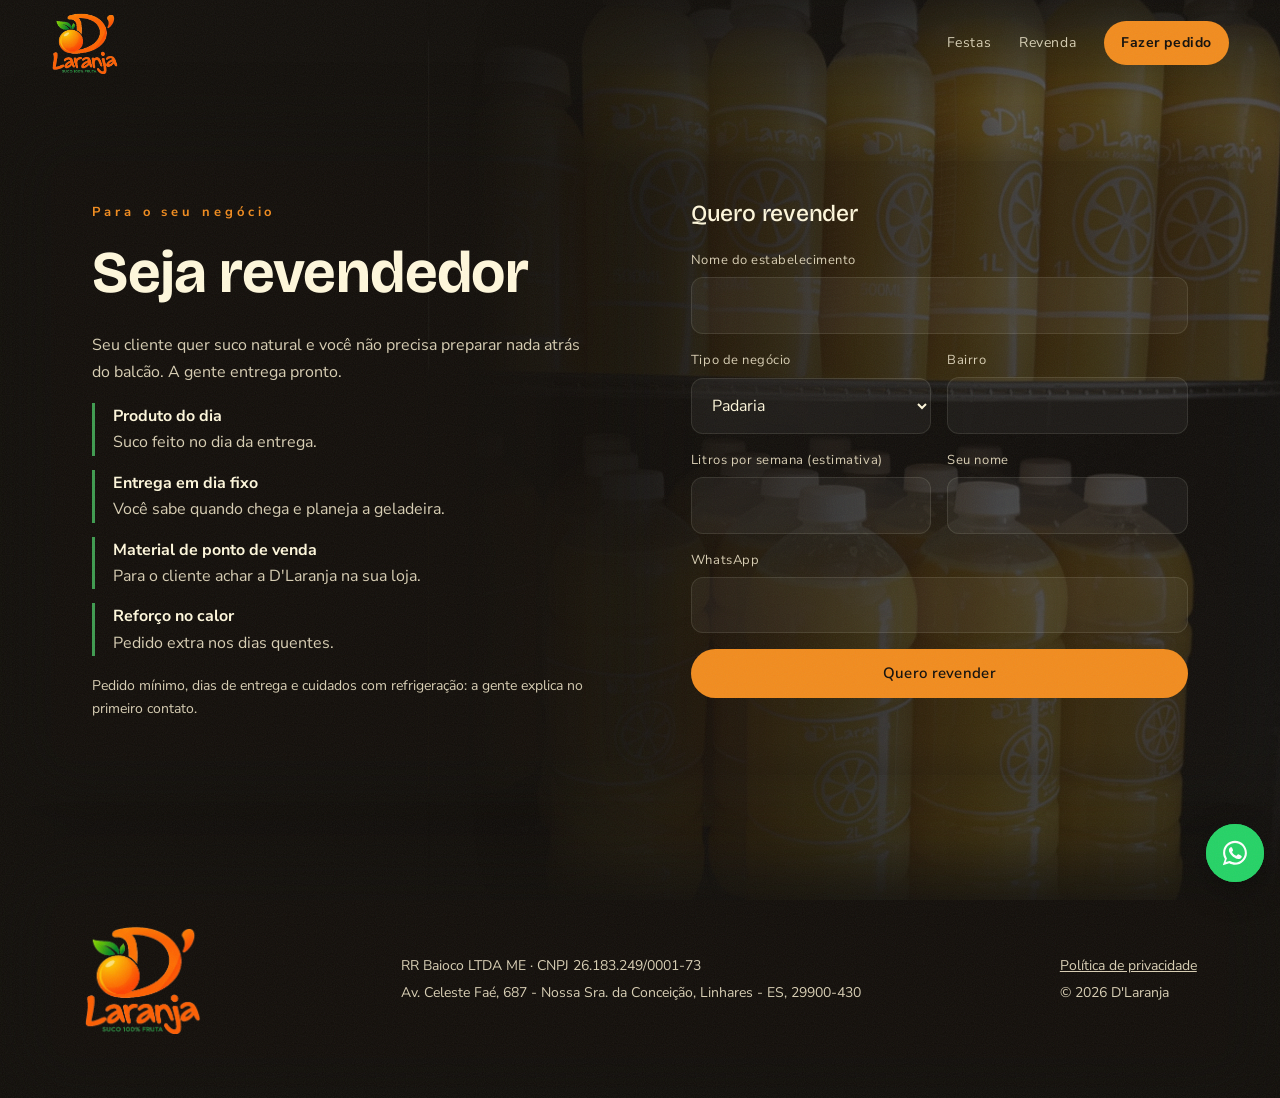
<file: revenda.html>
<!doctype html>
<html lang="pt-BR">
<head>
  <meta charset="utf-8">
  <meta name="viewport" content="width=device-width, initial-scale=1">
  <title>Revenda de suco natural em Linhares · D'Laranja</title>
  <meta name="description" content="Revenda o suco natural D'Laranja na sua padaria, mercadinho, academia, lanchonete ou restaurante em Linhares. Suco feito no dia, entrega em dia fixo.">
  <meta property="og:title" content="Seja revendedor D'Laranja">
  <meta property="og:description" content="Suco natural feito no dia na geladeira do seu comércio. Cadastre-se pelo site.">
  <meta property="og:image" content="https://dlaranja.com/assets/img/garrafas.webp">
  <meta property="og:url" content="https://dlaranja.com/revenda.html">
  <meta property="og:type" content="website">
  <meta property="og:locale" content="pt_BR">
  <meta name="theme-color" content="#120F0B">
  <link rel="icon" type="image/png" href="favicon.png">
  <link rel="apple-touch-icon" href="assets/icone.png">
  <link rel="canonical" href="https://dlaranja.com/revenda.html">
  <link rel="preconnect" href="https://fonts.googleapis.com">
  <link rel="preconnect" href="https://fonts.gstatic.com" crossorigin>
  <link href="https://fonts.googleapis.com/css2?family=Bricolage+Grotesque:opsz,wght@12..96,400;12..96,600;12..96,700&family=Nunito+Sans:opsz,wght@6..12,400;6..12,600;6..12,700&display=swap" rel="stylesheet">
  <link rel="stylesheet" href="estilo.css">
</head>
<body class="pagina-revenda">

<header class="topo">
  <a href="index.html" class="marca" aria-label="D'Laranja, início">
    <img src="assets/logo-vertical.png" alt="D'Laranja · Suco 100% fruta" class="marca-logo" width="980" height="900">
  </a>
  <a class="topo-cta" href="pedido.html">Fazer pedido</a>
  <button type="button" class="menu-botao" aria-expanded="false" aria-controls="menu-principal">Menu</button>
  <nav class="menu" id="menu-principal" aria-label="Seções">
    <a href="index.html#festas">Festas</a>
    <a href="revenda.html" aria-current="page">Revenda</a>
    <a href="pedido.html" class="menu-cta">Fazer pedido</a>
  </nav>
</header>

<main>

  <!-- REVENDA -->
  <section id="revenda" class="secao secao--pagina">
    <img class="arte arte--direita arte--foto" src="assets/img/garrafas.webp" alt="" loading="lazy">
    <div class="secao-grade secao-grade--dupla">
      <div class="painel revelar">
        <span class="rotulo">Para o seu negócio</span>
        <h1 class="titulo-calc">Seja revendedor</h1>
        <p>Seu cliente quer suco natural e você não precisa preparar nada atrás do balcão. A gente entrega pronto.</p>
        <ul class="formatos">
          <li><strong>Produto do dia</strong><span>Suco feito no dia da entrega.</span></li>
          <li><strong>Entrega em dia fixo</strong><span>Você sabe quando chega e planeja a geladeira.</span></li>
          <li><strong>Material de ponto de venda</strong><span>Para o cliente achar a D'Laranja na sua loja.</span></li>
          <li><strong>Reforço no calor</strong><span>Pedido extra nos dias quentes.</span></li>
        </ul>
        <p class="pequeno">Pedido mínimo, dias de entrega e cuidados com refrigeração: a gente explica no primeiro contato.</p>
      </div>
      <div class="painel painel--form revelar">
        <h3>Quero revender</h3>
        <form class="form" data-form="revenda" novalidate>
          <div class="campo campo--inteiro"><label for="rv-loja">Nome do estabelecimento</label><input id="rv-loja" name="estabelecimento" required></div>
          <div class="campo">
            <label for="rv-tipo">Tipo de negócio</label>
            <select id="rv-tipo" name="tipo">
              <option>Padaria</option><option>Mercadinho</option><option>Academia</option>
              <option>Lanchonete</option><option>Restaurante</option><option>Outro</option>
            </select>
          </div>
          <div class="campo"><label for="rv-bairro">Bairro</label><input id="rv-bairro" name="bairro" required></div>
          <div class="campo"><label for="rv-vol">Litros por semana (estimativa)</label><input id="rv-vol" name="volume" inputmode="numeric"></div>
          <div class="campo"><label for="rv-nome">Seu nome</label><input id="rv-nome" name="nome" autocomplete="name" required></div>
          <div class="campo campo--inteiro"><label for="rv-tel">WhatsApp</label><input id="rv-tel" name="telefone" type="tel" inputmode="tel" required></div>
          <input type="text" name="_honey" class="pote" tabindex="-1" autocomplete="off" aria-hidden="true">
          <button type="submit" class="botao campo--inteiro">Quero revender</button>
          <p class="form-status campo--inteiro" role="status" aria-live="polite"></p>
        </form>
      </div>
    </div>
  </section>

</main>

<footer class="rodape">
  <div class="painel rodape-painel">
    <img src="assets/logo-vertical.png" alt="D'Laranja · Suco 100% fruta" class="rodape-logo" width="980" height="900" loading="lazy">
    <div class="rodape-dados">
      <span data-razao></span>
      <span data-rodape-endereco></span>
    </div>
    <div class="rodape-links">
      <a href="privacidade.html">Política de privacidade</a>
      <span>© <span data-ano></span> D'Laranja</span>
    </div>
  </div>
</footer>

<a class="whats" target="_blank" rel="noopener" aria-label="Conversar no WhatsApp">
  <svg viewBox="0 0 32 32" aria-hidden="true"><path fill="currentColor" d="M16 3C9 3 3.3 8.6 3.3 15.6c0 2.4.7 4.7 1.9 6.7L3 29l6.9-2.1c1.9 1 4 1.6 6.1 1.6 7 0 12.7-5.6 12.7-12.6S23 3 16 3Zm0 23.1c-1.9 0-3.8-.5-5.4-1.5l-.4-.2-4.1 1.2 1.3-4-.3-.4a10.4 10.4 0 0 1-1.6-5.6C5.5 9.8 10.200 5.2 16 5.2s10.5 4.6 10.5 10.4S21.8 26.1 16 26.1Zm5.8-7.8c-.3-.2-1.9-.9-2.2-1-.3-.1-.5-.2-.7.2-.2.3-.8 1-1 1.2-.2.2-.4.2-.7.1-.3-.2-1.3-.5-2.5-1.6-.9-.8-1.600-1.8-1.7-2.1-.2-.3 0-.5.1-.6l.5-.6.3-.5c.1-.2 0-.4 0-.6l-1-2.4c-.3-.6-.5-.5-.7-.5h-.6c-.2 0-.6.1-.9.4-.3.3-1.2 1.1-1.2 2.8s1.2 3.2 1.4 3.400c.2.2 2.4 3.6 5.7 5 .8.4 1.4.6 1.9.7.8.3 1.6.2 2.2.1.7-.1 1.9-.8 2.2-1.5.3-.7.3-1.4.2-1.5-.1-.2-.3-.3-.6-.4Z"/></svg>
</a>

<script src="config.js"></script>
<script src="app.js"></script>
</body>
</html>
</file>
<file: estilo.css>
/* ── Tokens: ajuste pela identidade visual do cliente ───────────────────── */
:root {
  --fundo: #120F0B;          /* MESMA cor usada nos prompts das imagens */
  --fundo-2: #1B1610;
  --texto: #FFF8DC;
  --texto-suave: #D9CFB4;
  --acento: #F28C1E;         /* cor principal da marca */
  --acento-texto: #120F0B;   /* texto sobre o acento */
  --linha: rgb(255 248 220 / 0.14);
  --verde: #3E9B4F;
  --painel: rgb(22 18 13 / 0.72);
  --mistura: lighten;        /* tema escuro: lighten | tema claro: multiply */

  --fonte-titulo: "Bricolage Grotesque", system-ui, sans-serif;
  --fonte-texto: "Nunito Sans", system-ui, sans-serif;

  --raio: 18px;
  --gutter: clamp(16px, 4vw, 56px);
  --largura: 1240px;
  --ease: cubic-bezier(.2, .7, .1, 1);
}
/* Tema claro (marcas de luz, saúde, casamento etc.): troque os tokens assim
:root {
  --fundo: #f4efe7; --fundo-2: #ebe4d8; --texto: #1d1a16; --texto-suave: #5d564c;
  --linha: rgb(29 26 22 / .12); --painel: rgb(244 239 231 / .7); --mistura: multiply;
}
*/

*, *::before, *::after { box-sizing: border-box; }
html { scroll-behavior: smooth; -webkit-text-size-adjust: 100%; overflow-x: clip; }
body {
  margin: 0;
  background: var(--fundo);
  color: var(--texto);
  font: 400 clamp(16px, 1.05vw, 18px)/1.65 var(--fonte-texto);
  overflow-x: clip;
  -webkit-font-smoothing: antialiased;
}
/* Grão de filme: tira o aspecto "liso de IA" */
body::after {
  content: ""; position: fixed; inset: -50%; z-index: 90; pointer-events: none; opacity: .07;
  background-image: url("data:image/svg+xml,%3Csvg xmlns='http://www.w3.org/2000/svg' width='160' height='160'%3E%3Cfilter id='n'%3E%3CfeTurbulence type='fractalNoise' baseFrequency='.9' numOctaves='2' stitchTiles='stitch'/%3E%3C/filter%3E%3Crect width='100%25' height='100%25' filter='url(%23n)'/%3E%3C/svg%3E");
  animation: grao 1s steps(4) infinite;
}
@keyframes grao { 25% { transform: translate(-3%, 2%); } 50% { transform: translate(2%, -3%); } 75% { transform: translate(-2%, -1%); } }

img { max-width: 100%; display: block; }
a { color: inherit; }
h1, h2, h3 { font-family: var(--fonte-titulo); font-weight: 700; line-height: 1.04; margin: 0 0 .5em; letter-spacing: -.01em; text-wrap: balance; }
h1 { font-size: clamp(38px, 6.2vw, 96px); }
h2 { font-size: clamp(32px, 4.2vw, 64px); }
h3 { font-size: clamp(21px, 1.8vw, 27px); font-weight: 500; }
p { margin: 0 0 1em; color: var(--texto-suave); text-wrap: pretty; }

/* ── Topo ──────────────────────────────────────────────────────────────── */
.topo {
  position: fixed; inset: 0 0 auto; z-index: 50;
  display: flex; align-items: center; justify-content: space-between; gap: 16px;
  padding: 18px var(--gutter);
  transition: background .4s var(--ease), backdrop-filter .4s;
}
.topo.rolou { background: rgb(18 15 11 / .72); backdrop-filter: blur(14px); -webkit-backdrop-filter: blur(14px); }
.marca { text-decoration: none; display: flex; align-items: center; }
.marca-logo { height: 44px; width: auto; }
.marca-texto { font-family: var(--fonte-titulo); font-size: 22px; letter-spacing: .02em; }
.menu { display: flex; gap: 28px; align-items: center; font-size: 14px; letter-spacing: .04em; }
.menu a { text-decoration: none; opacity: .8; transition: opacity .3s; }
.menu a:hover { opacity: 1; }
.menu-cta { border: 1px solid var(--linha); padding: 9px 16px; border-radius: 999px; opacity: 1 !important; }
@media (max-width: 760px) { .menu a:not(.menu-cta) { display: none; } }

/* ── Abertura cinematográfica ──────────────────────────────────────────── */
.cine { position: relative; height: var(--altura, 400vh); }
.cine-palco { position: sticky; top: 0; height: 100vh; height: 100svh; overflow: hidden; }
.cine-canvas { position: absolute; inset: 0; width: 100%; height: 100%; }
.cine-vinheta {
  position: absolute; inset: 0; pointer-events: none;
  background:
    radial-gradient(120% 90% at 50% 45%, transparent 55%, rgb(0 0 0 / .45) 100%),
    linear-gradient(to bottom, transparent 70%, var(--fundo) 100%);
}
.momento {
  position: absolute; inset: auto var(--gutter) 12vh; max-width: 640px;
  opacity: 0; transform: translateY(24px); filter: blur(6px);
  transition: opacity .7s var(--ease), transform .9s var(--ease), filter .7s var(--ease);
  pointer-events: none;
}
.momento.ativo { opacity: 1; transform: none; filter: none; pointer-events: auto; }
.momento--direita { left: auto; right: var(--gutter); }
.momento--centro { left: 50%; right: auto; transform: translate(-50%, 24px); text-align: center; width: min(640px, calc(100% - 2 * var(--gutter))); }
.momento--centro.ativo { transform: translate(-50%, 0); }
.titulo-abertura { margin-bottom: .3em; }
.apoio { font-size: clamp(16px, 1.3vw, 20px); margin: 0; }
.destaque { font-family: var(--fonte-titulo); font-size: clamp(24px, 2.8vw, 42px); line-height: 1.2; color: var(--texto); margin: 0 0 .6em; }
.destaque:last-child { margin: 0; }
.cine-dica {
  position: absolute; bottom: 28px; left: 50%; transform: translateX(-50%);
  display: grid; justify-items: center; gap: 8px; font-size: 11px; letter-spacing: .3em; text-transform: uppercase; opacity: .6;
  transition: opacity .5s;
}
.cine-dica span { width: 1px; height: 38px; background: linear-gradient(var(--texto), transparent); animation: dica 2s var(--ease) infinite; }
@keyframes dica { 0% { transform: scaleY(0); transform-origin: top; } 50% { transform: scaleY(1); transform-origin: top; } 51% { transform-origin: bottom; } 100% { transform: scaleY(0); transform-origin: bottom; } }
.cine.andou .cine-dica { opacity: 0; }

/* ── Painéis (todo texto mora num painel) ──────────────────────────────── */
.painel {
  position: relative;
  background: var(--painel);
  border: 1px solid var(--linha);
  border-radius: var(--raio);
  padding: clamp(24px, 3.2vw, 48px);
  backdrop-filter: blur(18px) saturate(1.1);
  -webkit-backdrop-filter: blur(18px) saturate(1.1);
}
.painel--vidro { background: rgb(18 15 11 / .5); }
.painel > :last-child { margin-bottom: 0; }
.rotulo { display: block; font-size: 13px; font-weight: 700; letter-spacing: .3em; color: var(--acento); margin-bottom: 18px; }

/* ── Seções ────────────────────────────────────────────────────────────── */
.secao {
  position: relative; isolation: isolate; overflow: clip;
  min-height: 100vh; padding: 18vh var(--gutter);
  display: grid; align-content: center;
}
.secao-grade { width: 100%; max-width: var(--largura); margin: 0 auto; display: grid; grid-template-columns: minmax(0, 560px) 1fr; }
.secao-grade--direita { grid-template-columns: 1fr minmax(0, 560px); }
.secao-grade--direita > .painel { grid-column: 2; }
.secao--larga { gap: 28px; justify-items: center; }
.painel--cabecalho { width: 100%; max-width: var(--largura); }
.cartoes { width: 100%; max-width: var(--largura); display: grid; grid-template-columns: repeat(auto-fit, minmax(260px, 1fr)); gap: 20px; }
.cartao h3 { margin-bottom: .4em; }
.cartao { transition: transform .5s var(--ease), border-color .5s; }
.cartao:hover { transform: translateY(-4px); border-color: color-mix(in srgb, var(--acento) 50%, transparent); }
.passos { list-style: none; margin: 8px 0 0; padding: 0; counter-reset: p; display: grid; gap: 22px; }
.passos li { counter-increment: p; display: grid; grid-template-columns: 42px 1fr; column-gap: 12px; }
.passos li::before { content: counter(p, decimal-leading-zero); grid-row: span 2; font-family: var(--fonte-titulo); color: var(--acento); font-size: 22px; }
.passos strong { font-weight: 600; }
.passos span { color: var(--texto-suave); }

/* ── Arte: imagens fundidas ao fundo (nunca retângulo com borda) ───────── */
.arte {
  position: absolute; z-index: -1; pointer-events: none;
  object-fit: cover; mix-blend-mode: var(--mistura);
  -webkit-mask-composite: source-in; mask-composite: intersect;
}
.arte--direita, .arte--esquerda { top: 0; bottom: 0; width: 64vw; height: 100%; }
.arte--direita {
  right: 0;
  -webkit-mask-image: linear-gradient(to left, #000 38%, transparent 96%), linear-gradient(to bottom, transparent, #000 18%, #000 80%, transparent);
          mask-image: linear-gradient(to left, #000 38%, transparent 96%), linear-gradient(to bottom, transparent, #000 18%, #000 80%, transparent);
}
.arte--esquerda {
  left: 0;
  -webkit-mask-image: linear-gradient(to right, #000 38%, transparent 96%), linear-gradient(to bottom, transparent, #000 18%, #000 80%, transparent);
          mask-image: linear-gradient(to right, #000 38%, transparent 96%), linear-gradient(to bottom, transparent, #000 18%, #000 80%, transparent);
}
.arte--fundo {
  inset: 0; width: 100%; height: 100%; opacity: .5;
  /* closest-side: a elipse zera exatamente na borda, então nunca sobra linha reta */
  -webkit-mask-image: radial-gradient(closest-side, #000 35%, transparent 100%), linear-gradient(to bottom, transparent, #000 22%, #000 78%, transparent);
          mask-image: radial-gradient(closest-side, #000 35%, transparent 100%), linear-gradient(to bottom, transparent, #000 22%, #000 78%, transparent);
}
.arte--suave { opacity: .32; }
/* Parallax leve aplicado pelo app.js */
.arte[data-parallax] { will-change: transform; }

/* ── Contato ───────────────────────────────────────────────────────────── */
.secao--contato { justify-items: center; }
.painel--form { width: 100%; max-width: 760px; }
.form { display: grid; grid-template-columns: 1fr 1fr; gap: 16px; margin-top: 24px; }
.campo { display: grid; gap: 6px; }
.campo--inteiro { grid-column: 1 / -1; }
.campo label { font-size: 13px; letter-spacing: .04em; color: var(--texto-suave); }
.campo input, .campo textarea {
  width: 100%; font: inherit; color: var(--texto);
  background: rgb(255 255 255 / .04); border: 1px solid var(--linha); border-radius: 12px;
  padding: 14px 16px; transition: border-color .3s, background .3s; resize: vertical;
}
.campo input:focus, .campo textarea:focus { outline: none; border-color: var(--acento); background: rgb(255 255 255 / .07); }
.campo.erro input { border-color: #d9776b; }
.pote { position: absolute; left: -9999px; }
.form-status { min-height: 1.4em; margin: 0; font-size: 14px; }
.form-status.ok { color: var(--acento); }
.form-status.falha { color: #e39a90; }
@media (max-width: 640px) { .form { grid-template-columns: 1fr; } }

/* ── Botões ────────────────────────────────────────────────────────────── */
.botao {
  display: inline-flex; align-items: center; justify-content: center; gap: 10px;
  font: 600 15px/1 var(--fonte-texto); letter-spacing: .02em; text-decoration: none; cursor: pointer;
  color: var(--acento-texto); background: var(--acento); border: 0; border-radius: 999px;
  padding: 17px 30px; transition: transform .4s var(--ease), filter .3s;
}
.botao:hover { transform: translateY(-2px); filter: brightness(1.08); }
.botao[disabled] { opacity: .6; cursor: progress; }

/* ── WhatsApp flutuante ────────────────────────────────────────────────── */
.whats {
  position: fixed; right: max(16px, env(safe-area-inset-right)); bottom: max(18px, env(safe-area-inset-bottom)); z-index: 60;
  width: 58px; height: 58px; border-radius: 50%; display: grid; place-items: center;
  background: #25d366; color: #fff; box-shadow: 0 10px 30px rgb(0 0 0 / .35);
  transform: scale(0); transition: transform .5s var(--ease);
}
.whats.visivel { transform: scale(1); }
.whats:hover { transform: scale(1.07); }
.whats svg { width: 30px; height: 30px; }
.whats::after { content: ""; position: absolute; inset: 0; border-radius: 50%; border: 2px solid #25d366; animation: pulso 2.6s ease-out infinite; }
@keyframes pulso { from { transform: scale(1); opacity: .7; } to { transform: scale(1.6); opacity: 0; } }

/* ── Rodapé ────────────────────────────────────────────────────────────── */
.rodape { padding: 0 var(--gutter) 40px; }
.rodape-painel { max-width: var(--largura); margin: 0 auto; display: flex; flex-wrap: wrap; gap: 12px 32px; align-items: center; justify-content: space-between; font-size: 14px; color: var(--texto-suave); padding: 24px 32px; }

/* ── Revelar ao rolar ──────────────────────────────────────────────────── */
.revelar { opacity: 0; transform: translateY(40px); transition: opacity 1s var(--ease), transform 1.2s var(--ease); }
.revelar.visto { opacity: 1; transform: none; }

/* ── Celular ───────────────────────────────────────────────────────────── */
@media (max-width: 860px) {
  .secao { padding: 14vh var(--gutter); min-height: auto; }
  .secao-grade, .secao-grade--direita { grid-template-columns: 1fr; }
  .secao-grade--direita > .painel { grid-column: 1; }
  .arte--direita, .arte--esquerda { left: 0; right: 0; width: 100%; height: 70%; opacity: .55;
    -webkit-mask-image: linear-gradient(to bottom, transparent, #000 25%, #000 55%, transparent);
            mask-image: linear-gradient(to bottom, transparent, #000 25%, #000 55%, transparent); }
  .momento, .momento--direita { left: var(--gutter); right: var(--gutter); bottom: 10vh; }
}

@media (prefers-reduced-motion: reduce) {
  *, *::before, *::after { animation: none !important; transition: none !important; }
  .revelar, .momento[data-de="0"] { opacity: 1; transform: none; filter: none; }
  .cine { height: 100svh; }
  .momento:not([data-de="0"]), .cine-dica { display: none; }
}

/* ══ D'Laranja ═════════════════════════════════════════════════════════ */
.pular { position: absolute; left: -9999px; z-index: 100; }
.pular:focus { left: 16px; top: 16px; background: var(--acento); color: var(--acento-texto); padding: 10px 16px; border-radius: 8px; }
:focus-visible { outline: 3px solid var(--acento); outline-offset: 3px; }
.destaque { font-weight: 600; }
.menu-cta { background: var(--acento); color: var(--acento-texto); border-color: transparent; font-weight: 700; }
.pequeno { font-size: 14px; }
.centro { text-align: center; }
.pendente { display: inline-block; font-size: .85em; color: #FFD08A; border: 1px dashed rgb(255 208 138 / .5); border-radius: 6px; padding: 0 6px; }

/* Fotos reais: sem "lighten", só dissolvidas pela máscara */
.arte--foto { mix-blend-mode: normal; opacity: .42; filter: saturate(1.05); }
.arte--fundo.arte--foto { opacity: .26; }

/* Campanha */
.campanha { padding: 0 var(--gutter); margin: 6vh 0 0; }
.campanha-painel { max-width: var(--largura); margin: 0 auto; display: flex; flex-wrap: wrap; gap: 14px 24px; align-items: center; justify-content: space-between;
  border-color: color-mix(in srgb, var(--acento) 55%, transparent); padding: 20px clamp(20px, 3vw, 36px); }
.campanha-painel p { margin: 0; color: var(--texto); font-family: var(--fonte-titulo); font-weight: 600; font-size: clamp(18px, 1.8vw, 24px); }
.botao--pequeno { padding: 13px 22px; font-size: 14px; }
.botao--linha { background: transparent; color: var(--texto); border: 1px solid var(--linha); }

/* Caminhos */
.caminhos { width: 100%; max-width: var(--largura); display: grid; grid-template-columns: repeat(3, 1fr); gap: 20px; }
.caminho { text-decoration: none; display: flex; flex-direction: column; transition: transform .5s var(--ease), border-color .4s; }
.caminho:nth-child(2) { transform: translateY(28px); }
.caminho:hover { border-color: color-mix(in srgb, var(--acento) 60%, transparent); }
.caminho-num { font: 700 12px/1 var(--fonte-texto); letter-spacing: .28em; text-transform: uppercase; color: var(--verde); margin-bottom: 18px; filter: brightness(1.35); }
.caminho p { flex: 1; }
.seta { color: var(--acento); font-weight: 700; }
.seta::after { content: " →"; }
@media (max-width: 860px) { .caminhos { grid-template-columns: 1fr; } .caminho:nth-child(2) { transform: none; } }

/* Cardápio */
.secao--cardapio { padding-bottom: 22vh; }
.cardapio { width: 100%; max-width: var(--largura); display: grid; grid-template-columns: repeat(3, 1fr); gap: 20px; }
.sabor h3 { margin-bottom: .2em; }
.sabor > p { margin-bottom: 1.2em; }
.selo { display: inline-block; font-size: 12px; font-weight: 700; letter-spacing: .06em; color: #fff; background: var(--verde); border-radius: 999px; padding: 4px 10px; margin-bottom: 14px; }
.itens { list-style: none; margin: 0; padding: 0; display: grid; }
.item { display: grid; grid-template-columns: 1fr auto; align-items: center; gap: 4px 12px; padding: 12px 0; border-top: 1px solid var(--linha); }
.item-nome { font-weight: 700; }
.item-nome small { display: block; font-weight: 400; color: var(--texto-suave); font-size: 13px; }
.item-preco { color: var(--acento); font-weight: 700; font-size: 15px; }
.qtd { grid-column: 1 / -1; display: flex; align-items: center; gap: 10px; justify-content: flex-end; }
.qtd button { width: 40px; height: 40px; border-radius: 50%; border: 1px solid var(--linha); background: rgb(255 255 255 / .05); color: var(--texto); font: 700 20px/1 var(--fonte-texto); cursor: pointer; }
.qtd button:hover { border-color: var(--acento); }
.qtd output { min-width: 26px; text-align: center; font-weight: 700; }
.qtd .adicionar { width: auto; border-radius: 999px; padding: 0 16px; font-size: 14px; background: var(--acento); color: var(--acento-texto); border: 0; }
.info-pratica { width: 100%; max-width: var(--largura); padding: 22px clamp(20px, 3vw, 40px); }
.info-pratica dl, .regras { margin: 0; display: grid; gap: 14px; }
.info-pratica dl { grid-template-columns: repeat(3, 1fr); }
dt { font-size: 12px; letter-spacing: .2em; text-transform: uppercase; color: var(--acento); font-weight: 700; }
dd { margin: 2px 0 0; color: var(--texto); }
@media (max-width: 960px) { .cardapio { grid-template-columns: 1fr; } .info-pratica dl { grid-template-columns: 1fr; } }

/* Carrinho */
.carrinho { position: fixed; left: 50%; bottom: max(16px, env(safe-area-inset-bottom)); transform: translateX(-50%); z-index: 70;
  width: min(620px, calc(100% - 32px)); display: flex; align-items: center; justify-content: space-between; gap: 12px;
  background: rgb(27 22 16 / .94); border: 1px solid color-mix(in srgb, var(--acento) 60%, transparent); border-radius: 999px; padding: 8px 8px 8px 22px;
  backdrop-filter: blur(14px); -webkit-backdrop-filter: blur(14px); box-shadow: 0 14px 40px rgb(0 0 0 / .45); }
.carrinho[hidden] { display: none; }
.carrinho-resumo { display: grid; line-height: 1.25; font-size: 14px; }
.carrinho-resumo span { color: var(--texto-suave); }
.carrinho-acoes { display: flex; align-items: center; gap: 6px; }
.carrinho-limpar { background: none; border: 0; color: var(--texto-suave); font: inherit; font-size: 13px; cursor: pointer; padding: 10px; }
.carrinho .botao { padding: 14px 20px; }
body.tem-carrinho .whats { bottom: 96px; }

/* Festas */
.festa-grade { width: 100%; max-width: var(--largura); display: grid; grid-template-columns: 1.1fr 1fr; gap: 20px; }
.calc-campos { display: grid; grid-template-columns: 1fr 1fr; gap: 14px; margin: 10px 0 18px; }
.calc-litros { font: 700 clamp(40px, 5vw, 64px)/1 var(--fonte-titulo); color: var(--acento); margin: 0 0 8px; }
.calc-nota { font-size: 13px; }
.kits-lista { list-style: none; padding: 0; margin: 0 0 22px; display: grid; gap: 12px; }
.kits-lista li { border-top: 1px solid var(--linha); padding-top: 12px; }
.kits-lista strong { display: block; font-family: var(--fonte-titulo); font-size: 19px; }
#festas .painel--form, #festas > .painel--cabecalho { max-width: var(--largura); }
@media (max-width: 860px) { .festa-grade { grid-template-columns: 1fr; } }

/* Formulários extras */
.campo select { width: 100%; font: inherit; color: var(--texto); background: var(--fundo-2); border: 1px solid var(--linha); border-radius: 12px; padding: 14px 16px; }
.campo input, .campo textarea, .campo select { min-height: 50px; }
.rotulo-campo { font-size: 13px; letter-spacing: .04em; color: var(--texto-suave); }
.opcoes { display: flex; flex-wrap: wrap; gap: 10px 22px; }
.opcoes label, .consentimento { display: flex; align-items: center; gap: 10px; font-size: 15px; color: var(--texto); cursor: pointer; }
.opcoes input, .consentimento input { width: 20px; height: 20px; accent-color: var(--acento); }
.consentimento { font-size: 14px; color: var(--texto-suave); }
.painel--form h3 { margin-bottom: 0; }

/* Eventos e revenda: duas colunas de painel */
.secao-grade--dupla { grid-template-columns: 1fr 1fr; gap: 20px; align-items: start; }
.formatos { list-style: none; padding: 0; margin: 18px 0; display: grid; gap: 14px; }
.formatos li { display: grid; padding-left: 18px; border-left: 3px solid var(--verde); }
.formatos span { color: var(--texto-suave); }
@media (max-width: 860px) { .secao-grade--dupla { grid-template-columns: 1fr; } }

/* Assinatura */
.planos { width: 100%; max-width: 820px; display: grid; grid-template-columns: 1fr 1fr; gap: 20px; }
.plano { text-align: center; display: grid; gap: 10px; justify-items: center; }
.plano strong { font: 700 clamp(26px, 2.6vw, 34px)/1.1 var(--fonte-titulo); }
.plano .preco { color: var(--acento); font-weight: 700; }
@media (max-width: 640px) { .planos { grid-template-columns: 1fr; } }

/* Onde estamos */
.mapa iframe { width: 100%; height: 240px; border: 0; border-radius: 12px; margin: 18px 0; filter: grayscale(.3) contrast(1.05); }
.contatos { display: flex; flex-wrap: wrap; gap: 12px; margin-top: 18px; }
.fala { margin-top: 22px; padding-top: 18px; border-top: 1px solid var(--linha); font-style: italic; }

/* Rodapé */
.rodape-logo { height: 40px; width: auto; }
.rodape-dados, .rodape-links { display: grid; gap: 4px; }
.rodape-links a { color: var(--texto-suave); }

/* Leitura sobre foto real no celular */
@media (max-width: 860px) {
  .arte--foto { opacity: .24; }
  .sabor, .painel--form, .calculadora, .kits { background: rgb(22 18 13 / .88); }
  body.tem-carrinho .whats { display: none; }
}

/* Ritmo: menos vazio entre seções longas */
.secao { padding-block: 12vh; }

/* Foto real do produto no cartão do cardápio, dissolvida no painel */
.cardapio { grid-template-columns: repeat(4, 1fr); }
.sabor { display: flex; flex-direction: column; padding-top: 0; overflow: hidden; }
.sabor-foto { width: calc(100% + 2 * clamp(24px, 3.2vw, 48px)); max-width: none; margin: 0 calc(-1 * clamp(24px, 3.2vw, 48px)) -36px; aspect-ratio: 4 / 5; object-fit: cover;
  -webkit-mask-image: linear-gradient(to bottom, #000 62%, transparent); mask-image: linear-gradient(to bottom, #000 62%, transparent); }
.sabor .selo { align-self: flex-start; position: relative; }
@media (max-width: 1180px) { .cardapio { grid-template-columns: repeat(2, 1fr); } }
@media (max-width: 640px) { .cardapio { grid-template-columns: 1fr; } .sabor-foto { aspect-ratio: 5 / 4; } }

/* Logo vertical (2026-11) */
.marca-logo { height: 62px; transition: height .4s var(--ease); }
.topo.rolou .marca-logo { height: 48px; }
.topo { padding-block: 12px; }
.rodape-logo { height: 110px; }
@media (max-width: 760px) { .marca-logo { height: 52px; } .topo.rolou .marca-logo { height: 44px; } }

/* Chamada para a calculadora (página principal) e página da calculadora */
.calc-chamada { text-decoration: none; display: flex; flex-direction: column; border-color: color-mix(in srgb, var(--acento) 45%, transparent); }
.calc-chamada p { flex: 1; }
.pagina-calc .secao--calc { min-height: 100svh; padding-top: 18vh; }
.pagina-calc .calculadora { width: 100%; max-width: var(--largura); }
.titulo-calc { font-size: clamp(34px, 4.6vw, 64px); }
.pagina-calc .whats { transform: scale(1); }

/* Página da mimosa */
.mimosa-topo { min-height: 100svh; padding-top: 16vh; }
.titulo-mimosa { font-size: clamp(36px, 4.8vw, 68px); }
#quanto .calculadora { width: 100%; max-width: var(--largura); }
.aviso-alcool { max-width: var(--largura); width: 100%; text-align: center; font-size: 13px; margin: 4px auto 0; color: var(--texto-suave); }
.pagina-mimosa .whats { transform: scale(1); }

/* Página de revenda */
.secao--pagina { min-height: 100svh; padding-top: 16vh; }
.pagina-revenda .whats { transform: scale(1); }

/* Menu no celular */
.menu-botao { display: none; }
@media (max-width: 760px) {
  .topo { flex-wrap: wrap; }
  .menu-botao { display: inline-flex; align-items: center; margin-left: auto; font: 700 14px/1 var(--fonte-texto); color: var(--texto);
    background: rgb(18 15 11 / .6); border: 1px solid var(--linha); border-radius: 999px; padding: 12px 18px; cursor: pointer; }
  .menu { display: none; width: 100%; flex-direction: column; align-items: stretch; gap: 4px; margin-top: 10px; padding: 10px;
    background: rgb(22 18 13 / .96); border: 1px solid var(--linha); border-radius: var(--raio); }
  .menu.aberto { display: flex; }
  .menu a:not(.menu-cta) { display: block; padding: 14px 12px; font-size: 16px; opacity: 1; border-bottom: 1px solid var(--linha); }
  .menu .menu-cta { text-align: center; margin-top: 8px; padding: 14px; }
}
.topo-cta { display: none; }
@media (max-width: 760px) {
  .topo-cta { display: inline-flex; align-items: center; margin-left: auto; text-decoration: none; font: 700 14px/1 var(--fonte-texto);
    background: var(--acento); color: var(--acento-texto); border-radius: 999px; padding: 12px 16px; }
  .topo-cta + .menu-botao { margin-left: 8px; }
  .menu .menu-cta { display: none; }
}
@media (max-width: 760px) { .menu a:nth-last-child(2) { border-bottom: 0; } }

/* ══ Painéis suaves (2026-11): sem borda e sem recorte duro ═════════════
   O fundo do painel se dissolve no fundo do site com uma sombra difusa
   da mesma cor, em vez de terminar numa linha reta. */
.painel {
  border: 0;
  background: rgb(18 15 11 / .5);
  box-shadow: 0 0 56px 32px rgb(18 15 11 / .5);
  backdrop-filter: none; -webkit-backdrop-filter: none;
}
.painel--vidro { background: rgb(18 15 11 / .42); box-shadow: 0 0 70px 40px rgb(18 15 11 / .42); }
.cartao:hover, .caminho:hover { border-color: transparent; }
.campanha-painel, .calc-chamada { border: 0; }
.fala { border-top: 0; padding-top: 0; }
.item { border-top-color: rgb(255 248 220 / .07); }
.kits-lista li { border-top-color: rgb(255 248 220 / .07); }
.campo input, .campo textarea, .campo select { border-color: rgb(255 248 220 / .1); background: rgb(255 255 255 / .05); }
@media (max-width: 860px) {
  .sabor, .painel--form, .calculadora, .kits { background: rgb(18 15 11 / .78); box-shadow: 0 0 40px 24px rgb(18 15 11 / .7); }
}
/* Fotos dos produtos dissolvidas nas quatro bordas */
.sabor { overflow: visible; }
.sabor-foto {
  -webkit-mask-image: linear-gradient(to bottom, transparent, #000 10%, #000 60%, transparent), linear-gradient(to right, transparent, #000 14%, #000 86%, transparent);
          mask-image: linear-gradient(to bottom, transparent, #000 10%, #000 60%, transparent), linear-gradient(to right, transparent, #000 14%, #000 86%, transparent);
  -webkit-mask-composite: source-in; mask-composite: intersect;
}
/* Leitura do texto sobre o vídeo sem a caixa marcada */
.momento h1, .momento p, .momento .destaque { text-shadow: 0 2px 28px rgb(0 0 0 / .7), 0 1px 3px rgb(0 0 0 / .5); }
.painel--vidro { background: radial-gradient(closest-side, rgb(18 15 11 / .6), rgb(18 15 11 / .35) 70%, transparent); box-shadow: none; }
.painel--vidro { background: radial-gradient(ellipse 75% 70% at 45% 55%, rgb(18 15 11 / .78), rgb(18 15 11 / .55) 50%, transparent 78%); padding-inline: clamp(28px, 4vw, 64px); margin-inline: calc(-1 * clamp(8px, 2vw, 24px)); }

.pagina-pedido .whats { transform: scale(1); }

/* Seção Festas: chamada da calculadora compacta, título no padrão dos títulos do site */
.festa-grade { align-items: start; }
.calc-chamada p { flex: none; }
.calc-chamada h3 { font-size: clamp(32px, 4.2vw, 64px); font-weight: 700; line-height: 1.04; margin-bottom: .35em; }
.calc-chamada p { margin-bottom: 6px; }
</file>
